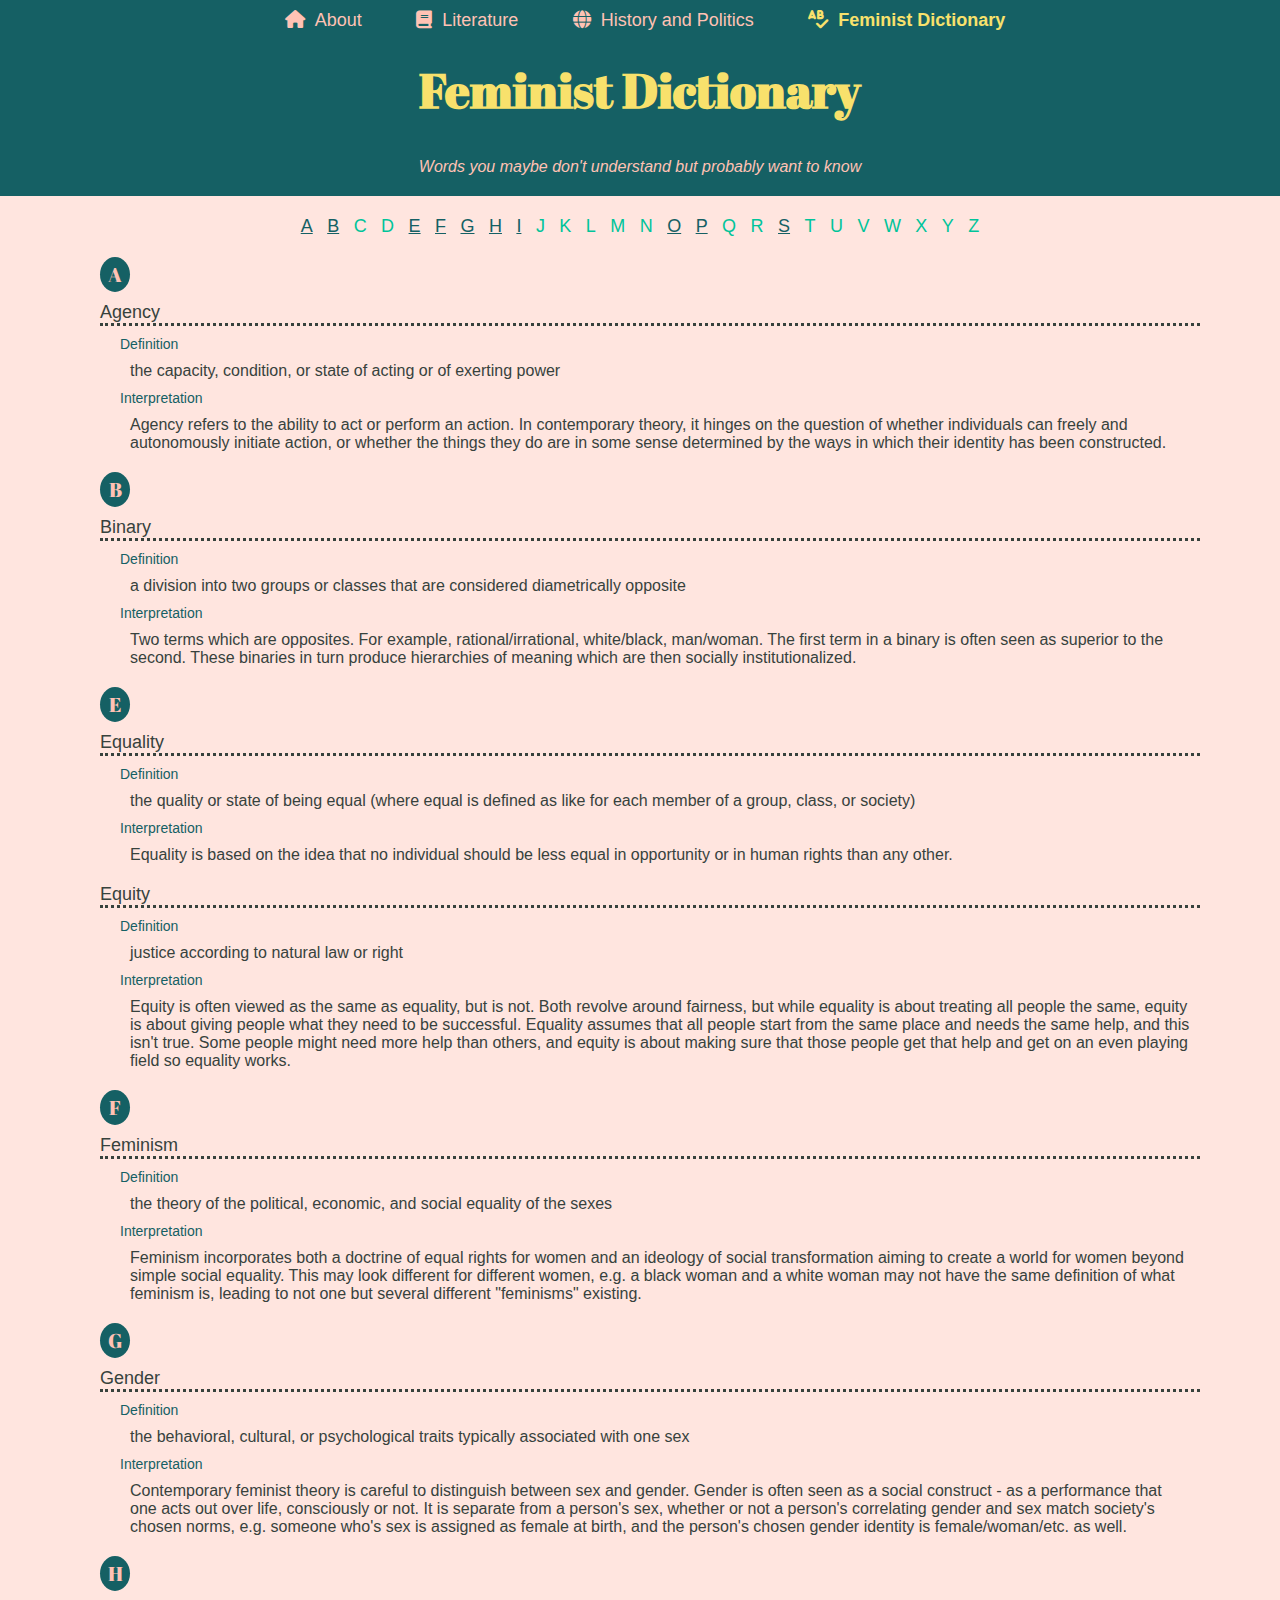
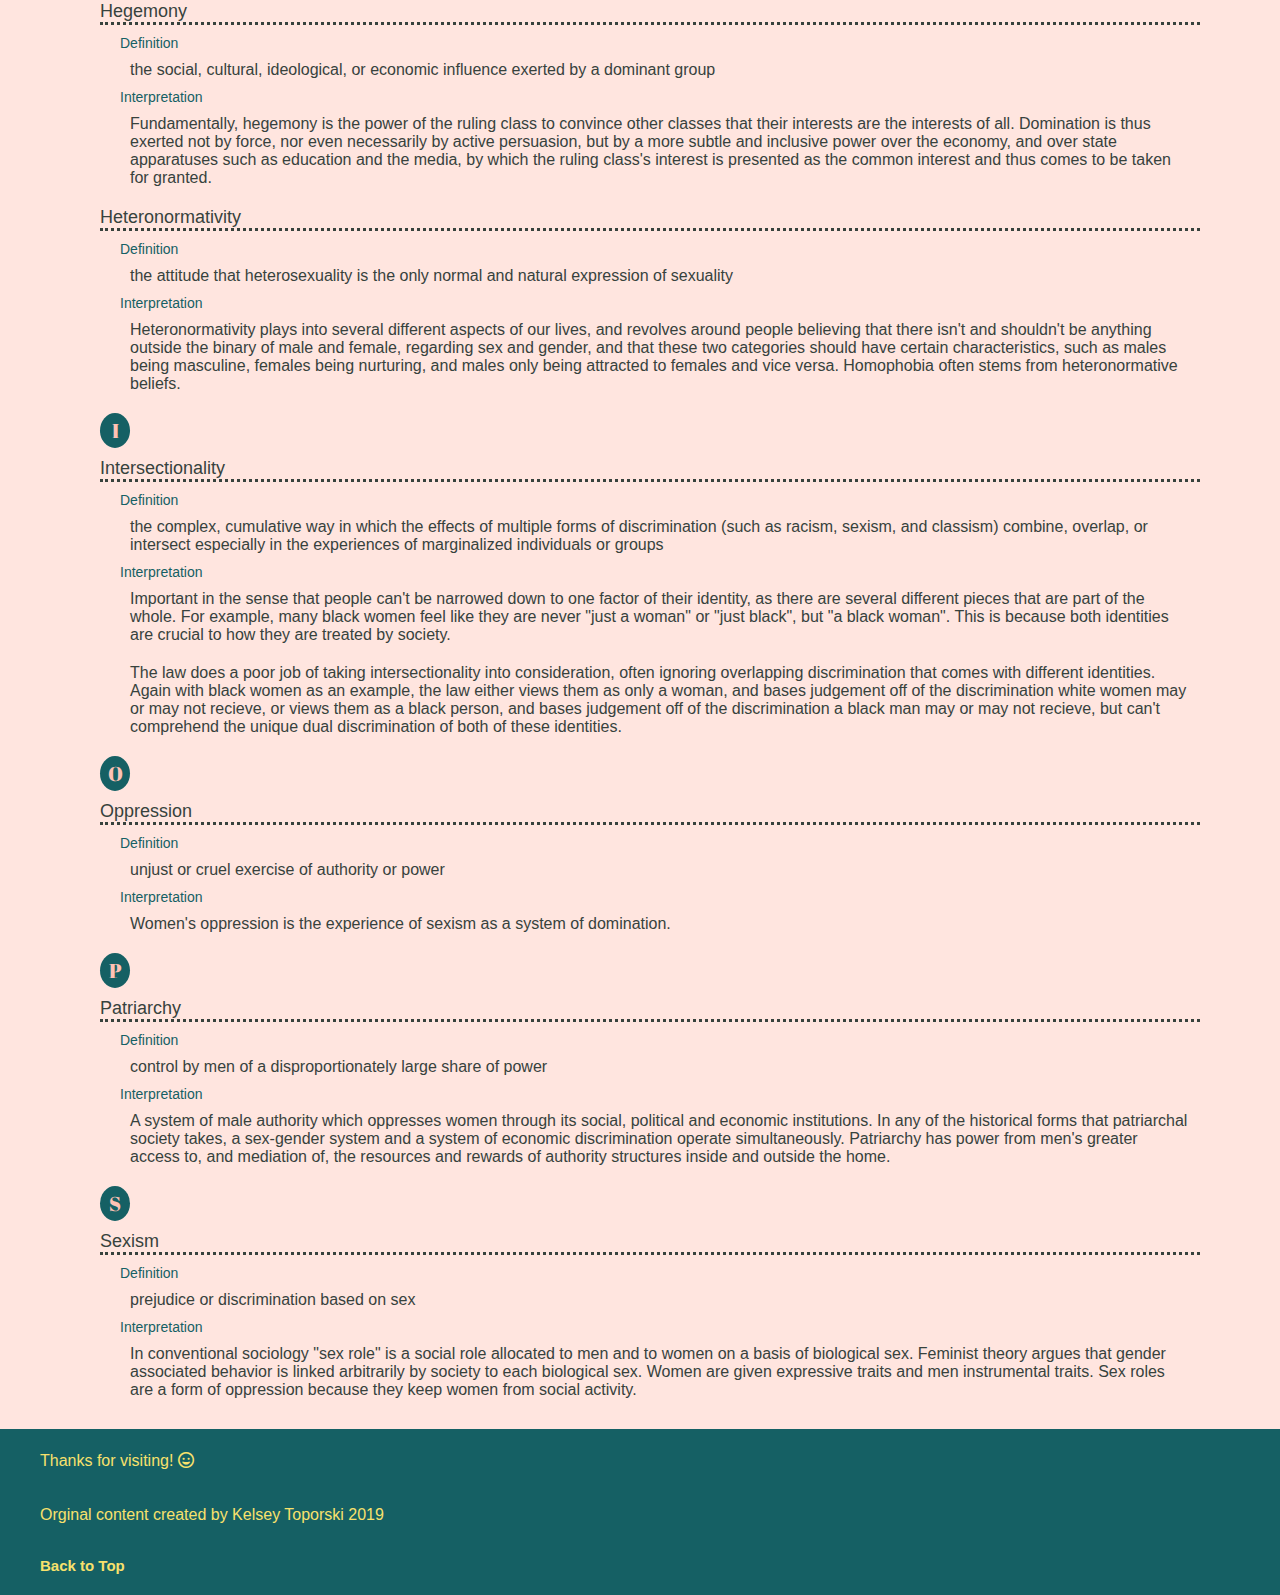
<file: femdict.html>
<!DOCTYPE html>
<html lang="en">
<head>
  <meta charset="UTF-8">

  <meta name="viewport" content="width=device-width, initial-scale=1.0">

  <!-- connects to the stylesheets -->
  <link rel="stylesheet" href="css/reset.css">
  <link rel="stylesheet" href="css/style.css">
  <!-- connect to a Google font -->  
  <link rel="stylesheet" link rel="stylesheet" type="text/css" href="//fonts.googleapis.com/css?family=Abril+Fatface">
  <!-- connect to a Font Aweseom font -->
  <link rel="stylesheet" href="https://cdnjs.cloudflare.com/ajax/libs/font-awesome/6.2.0/css/all.css">
  <!-- connect to a favicon -->
  <link rel="icon" href="images/Yellow.png">

  <title>Women's Web - Dictionary</title>
</head>

<body class="femdict" id="top">
  <a href="#mainstuff" class="skip">Skip to Main Content</a>
  <header>
    <nav>
        <ul>
          <li><a class="index_page" href="index.html">About</a></li>
          <li><a class="lit_page" href="literature.html">Literature</a></li>
          <li><a class="hist_page" href="history.html">History and Politics</a></li>
          <li><a class="active dict_page" href="femdict.html">Feminist Dictionary</a></li>
        </ul>
    </nav>
      <!-- definitions from meriam webster -->
      <!-- interpretations from
            The Dictionary of Feminist Theory - Maggie Humm,
            Key Concepts In Post-Colonial Studies - Ashcroft, Bill, Gareth Griffiths, and Helen Tiffin,
            or myself -->
      <!-- interpretation of equity from https://everydayfeminism.com/2014/09/equality-is-not-enough/ -->

    <h1>Feminist Dictionary</h1>
    <p class="subtitle">Words you maybe don't understand but probably want to know</p>
  </header>

  <main id="mainstuff">
  

      <!-- definitions from meriam webster -->
      <!-- interpretations from
            The Dictionary of Feminist Theory - Maggie Humm,
            Key Concepts In Post-Colonial Studies - Ashcroft, Bill, Gareth Griffiths, and Helen Tiffin,
            or myself -->
      <!-- interpretation of equity from https://everydayfeminism.com/2014/09/equality-is-not-enough/ -->
      <ul class="alphabet">
        <li><a href="#A">A</a></li>
        <li><a href="#B">B</a></li>
        <li>C</li>
        <li>D</li>
        <li><a href="#E">E</a></li>
        <li><a href="#F">F</a></li>
        <li><a href="#G">G</a></li>
        <li><a href="#H">H</a></li>
        <li><a href="#I">I</a></li>
        <li>J</li>
        <li>K</li>
        <li>L</li>
        <li>M</li>
        <li>N</li>
        <li><a href="#O">O</a></li>
        <li><a href="#P">P</a></li>
        <li>Q</li>
        <li>R</li>
        <li><a href="#S">S</a></li>
        <li>T</li>
        <li>U</li>
        <li>V</li>
        <li>W</li>
        <li>X</li>
        <li>Y</li>
        <li>Z</li>
      </ul>

      <dl>
        <dt class="letter" id="A">A</h2>
        <dt>Agency</dt>
        <dd>Definition
          <p>
            the capacity, condition, or state of acting or of exerting power
          </p></dd>
        <dd>Interpretation
          <p>
            Agency refers to the ability to act or perform an action. In contemporary theory, it hinges on the question of whether individuals can freely and autonomously initiate action, or whether the things they do are in some sense determined by the ways in which their identity has been constructed.
          </p></dd>

        <dt class="letter" id="B">B</h2>
        <dt>Binary</dt>
        <dd>Definition
          <p>
            a division into two groups or classes that are considered diametrically opposite
          </p></dd>
        <dd>Interpretation
          <p>
            Two terms which are opposites. For example, rational/irrational, white/black, man/woman. The first term in a binary is often seen as superior to the second. These binaries in turn produce hierarchies of meaning which are then socially institutionalized.
          </p></dd>
        
        <dt class="letter" id="E">E</h2>
        <dt>Equality</dt>
        <dd>Definition
          <p>
            the quality or state of being equal (where equal is defined as like for each member of a group, class, or society)
          </p></dd>
        <dd>Interpretation
          <p>
            Equality is based on the idea that no individual should be less equal in opportunity or in human rights than any other.
          </p></dd>
        
          
        <dt>Equity</dt>
        <dd>Definition
          <p>
            justice according to natural law or right
          </p></dd>
        <dd>Interpretation
          <p>
            Equity is often viewed as the same as equality, but is not. Both revolve around fairness, but while equality is about treating all people the same, equity is about giving people what they need to be successful. Equality assumes that all people start from the same place and needs the same help, and this isn't true. Some people might need more help than others, and equity is about making sure that those people get that help and get on an even playing field so equality works.
          </p></dd>
        
        <dt class="letter" id="F">F</h2>
        <dt>Feminism</dt>
        <dd>Definition
          <p>
            the theory of the political, economic, and social equality of the sexes
          </p></dd>
        <dd>Interpretation
          <p>
            Feminism incorporates both a doctrine of equal rights for women and an ideology of social transformation aiming to create a world for women beyond simple social equality. This may look different for different women, e.g. a black woman and a white woman may not have the same definition of what feminism is, leading to not one but several different "feminisms" existing.
          </p></dd>
       
        <dt class="letter" id="G">G</h2>
        <dt>Gender</dt>
        <dd>Definition
          <p>
            the behavioral, cultural, or psychological traits typically associated with one sex
          </p></dd>
        <dd>Interpretation
          <p>
            Contemporary feminist theory is careful to distinguish between sex and gender. Gender is often seen as a social construct - as a performance that one acts out over life, consciously or not. It is separate from a person's sex, whether or not a person's correlating gender and sex match society's chosen norms, e.g. someone who's sex is assigned as female at birth, and the person's chosen gender identity is female/woman/etc. as well.
          </p></dd>
        
        <dt class="letter" id="H">H</h2>
        <dt>Hegemony</dt>
        <dd>Definition
          <p>
            the social, cultural, ideological, or economic influence exerted by a dominant group
          </p></dd>
        <dd>Interpretation
          <p>
            Fundamentally, hegemony is the power of the ruling class to convince other classes that their interests are the interests of all.  Domination is thus exerted not by force, nor even necessarily by active persuasion, but by a more subtle and inclusive power over the economy, and over state apparatuses such as education and the media, by which the ruling class's interest is presented as the common interest and thus comes to be taken for granted.
          </p></dd>
       
          
        <dt>Heteronormativity</dt>
        <dd>Definition
          <p>
            the attitude that heterosexuality is the only normal and natural expression of sexuality
          </p></dd>
        <dd>Interpretation
          <p>
            Heteronormativity plays into several different aspects of our lives, and revolves around people believing that there isn't and shouldn't be anything outside the binary of male and female, regarding sex and gender, and that these two categories should have certain characteristics, such as males being masculine, females being nurturing, and males only being attracted to females and vice versa. Homophobia often stems from heteronormative beliefs.
          </p></dd>
        
        <dt class="letter" id="I">I</h2>
        <dt>Intersectionality</dt>
        <dd>Definition
          <p>
            the complex, cumulative way in which the effects of multiple forms of discrimination (such as racism, sexism, and classism) combine, overlap, or intersect especially in the experiences of marginalized individuals or groups
          </p></dd>
        <dd>Interpretation
          <p>
            Important in the sense that people can't be narrowed down to one factor of their identity, as there are several different pieces that are part of the whole. For example, many black women feel like they are never "just a woman" or "just black", but "a black woman". This is because both identities are crucial to how they are treated by society.
          </p>
          <p>
            The law does a poor job of taking intersectionality into consideration, often ignoring overlapping discrimination that comes with different identities. Again with black women as an example, the law either views them as only a woman, and bases judgement off of the discrimination white women may or may not recieve, or views them as a black person, and bases judgement off of the discrimination a black man may or may not recieve, but can't comprehend the unique dual discrimination of both of these identities.
          </p></dd>
           
        <dt class="letter" id="O">O</h2>
        <dt>Oppression</dt>
        <dd>Definition
          <p>
            unjust or cruel exercise of authority or power
          </p></dd>
        <dd>Interpretation
          <p>
            Women's oppression is the experience of sexism as a system of domination.
          </p></dd>
       
        <dt class="letter" id="P">P</h2>
        <dt>Patriarchy</dt>
        <dd>Definition
          <p>
            control by men of a disproportionately large share of power
          </p></dd>
        <dd>Interpretation
          <p>
            A system of male authority which oppresses women through its social, political and economic institutions. In any of the historical forms that patriarchal society takes, a sex-gender system and a system of economic discrimination operate simultaneously. Patriarchy has power from men's greater access to, and mediation of, the resources and rewards of authority structures inside and outside the home.
          </p></dd>
             
        <dt class="letter" id="S">S</h2>
        <dt>Sexism</dt>
        <dd>Definition
          <p>
            prejudice or discrimination based on sex
          </p></dd>
        <dd>Interpretation
          <p>
            In conventional sociology "sex role" is a social role allocated to men and to women on a basis of biological sex. Feminist theory argues that gender associated behavior is linked arbitrarily by society to each biological sex. Women are given expressive traits and men instrumental traits. Sex roles are a form of oppression because they keep women from social activity.
          </p></dd>
      </dl>

    </main>

    <footer>
      <p class="thanks">
        Thanks for visiting! <i class="far fa-grin"></i>
      </p>
      <p class="thanks">Orginal content created by Kelsey Toporski 2019</p>

      <a href="#top" class="tops">Back to Top</a>
    </footer>

</body>
</html>
</file>
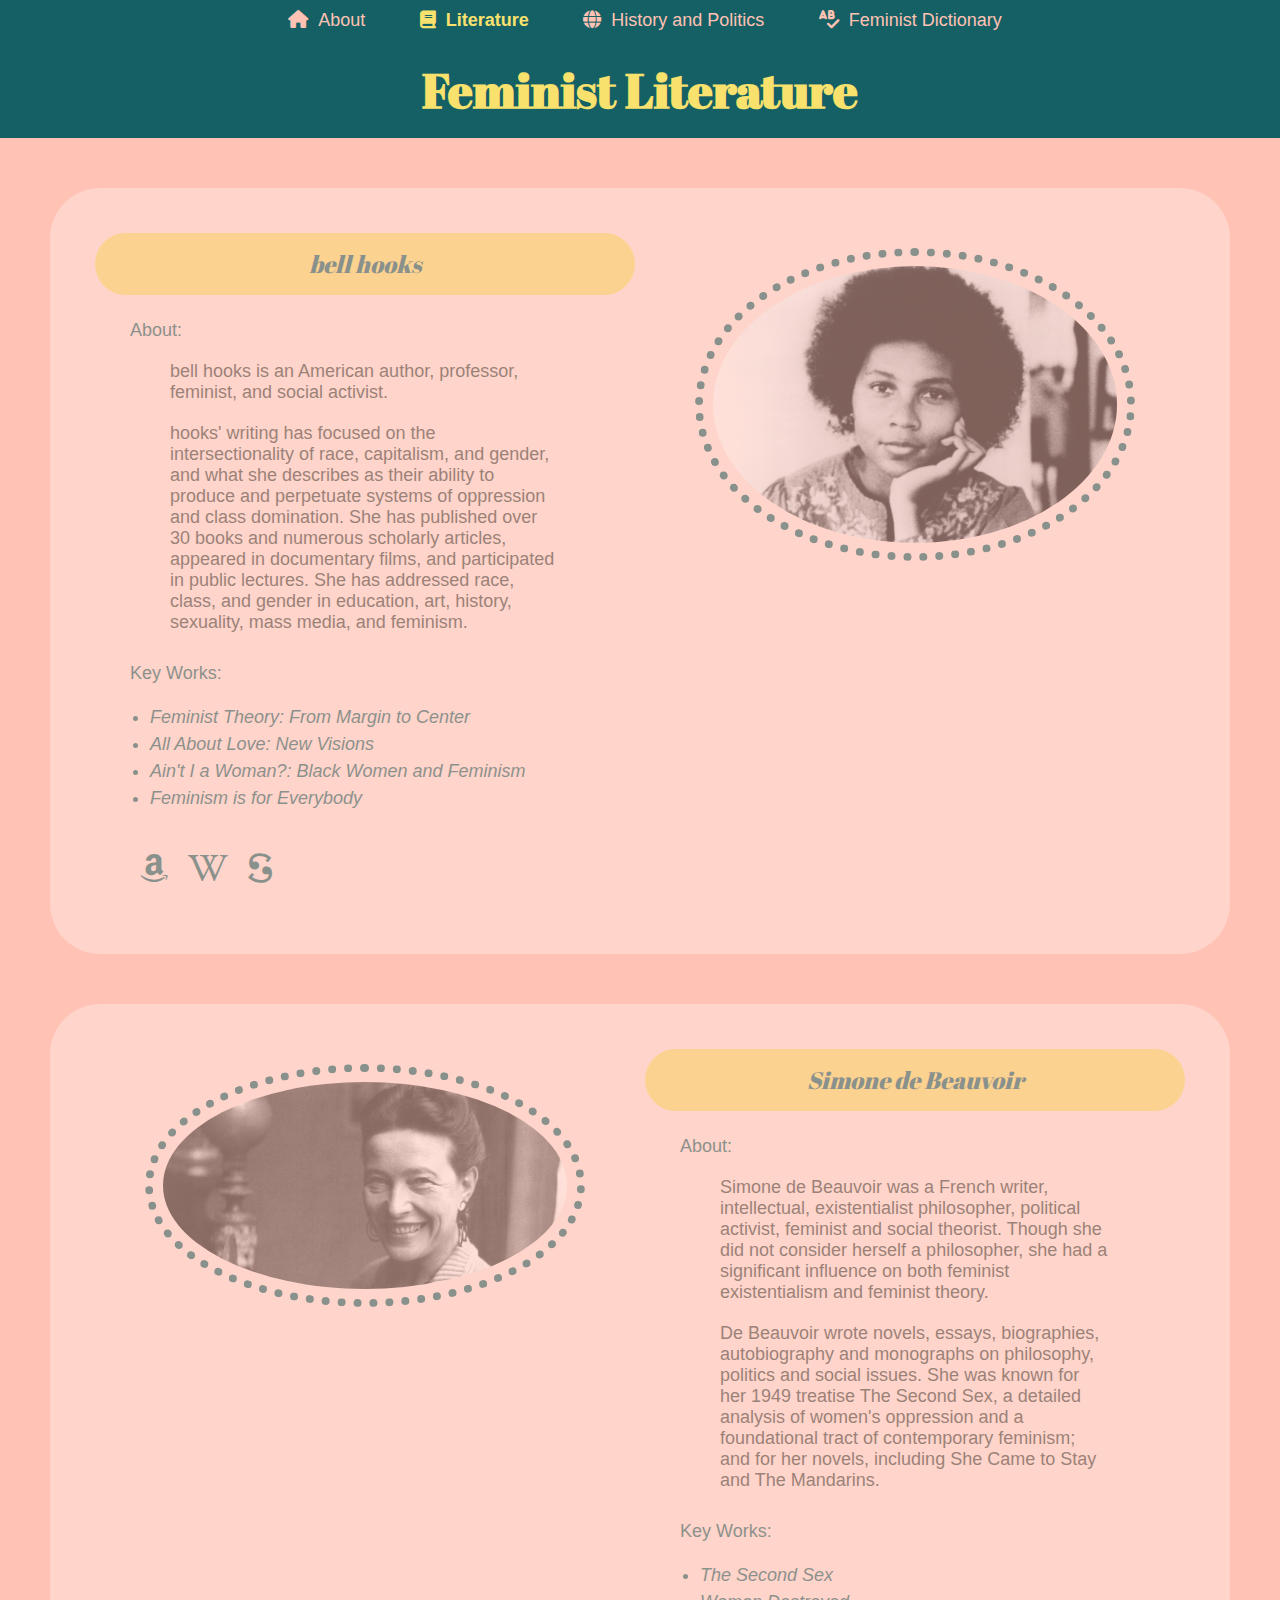
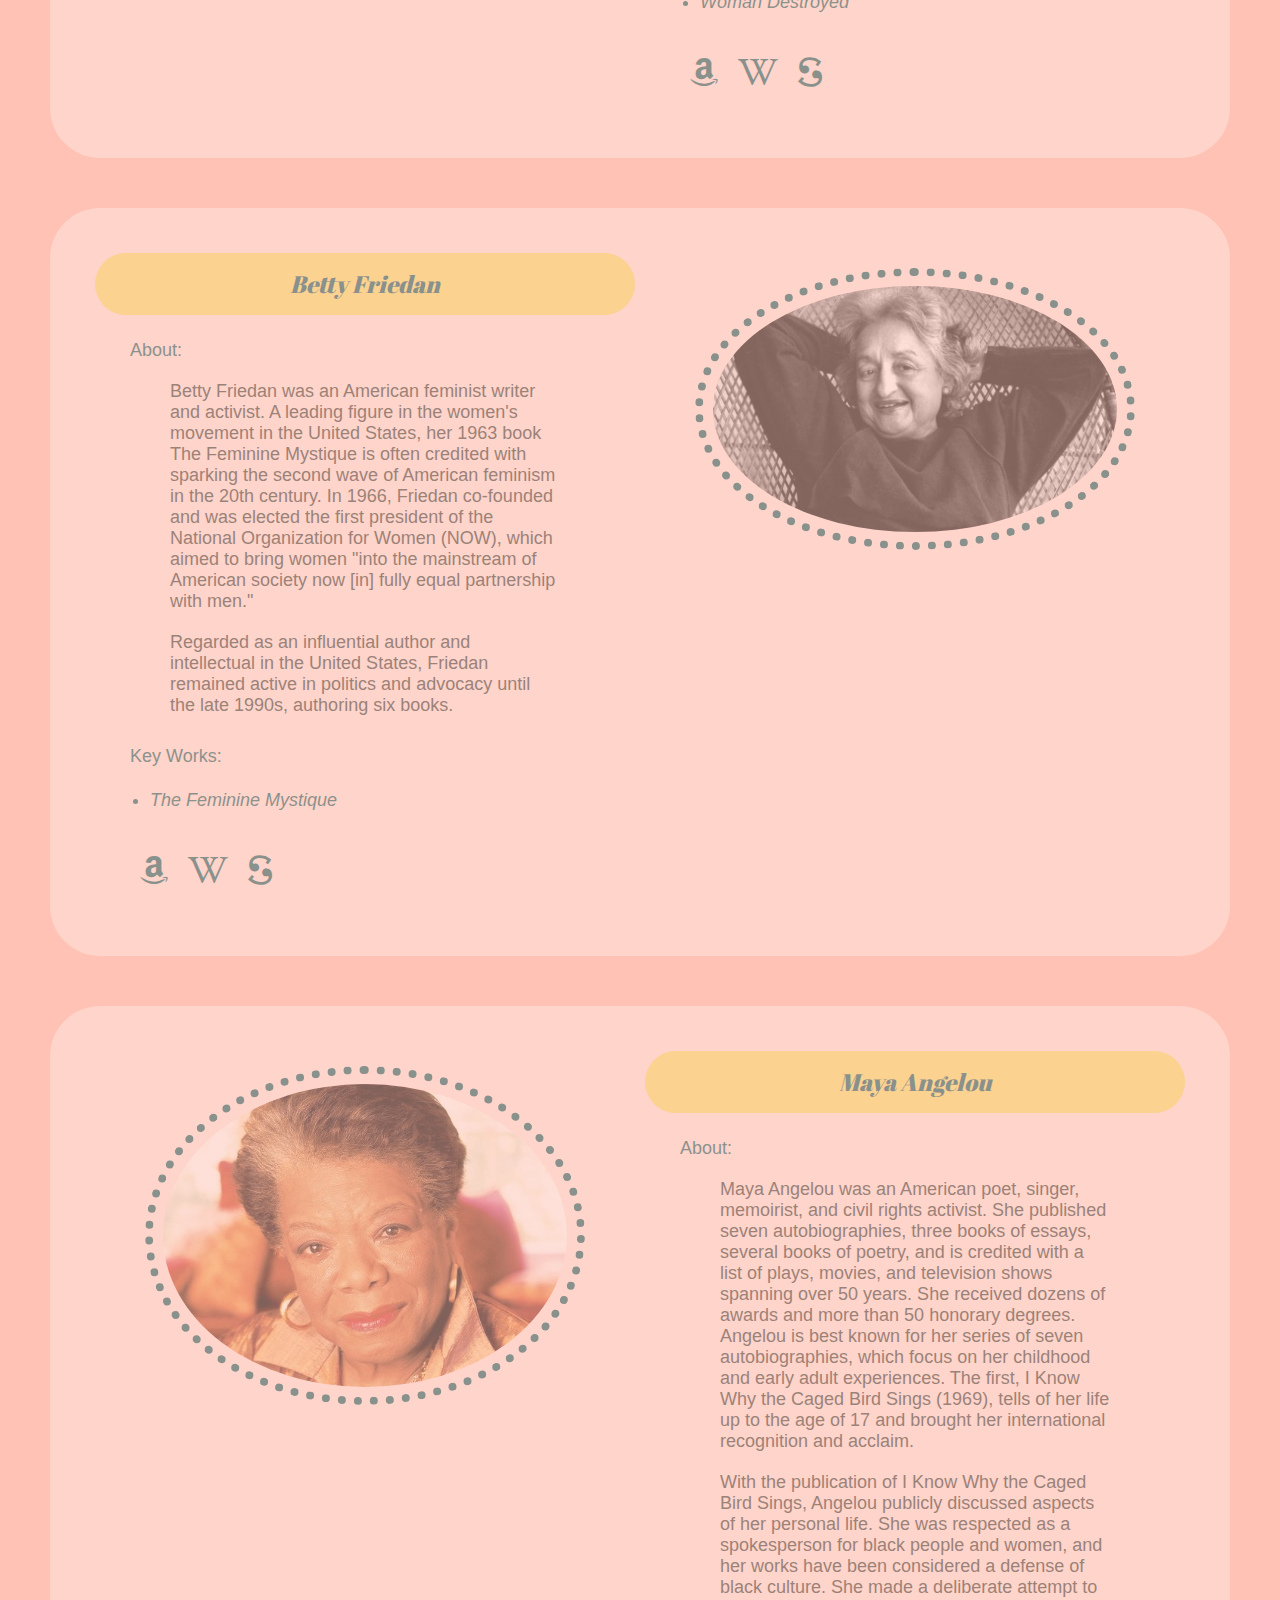
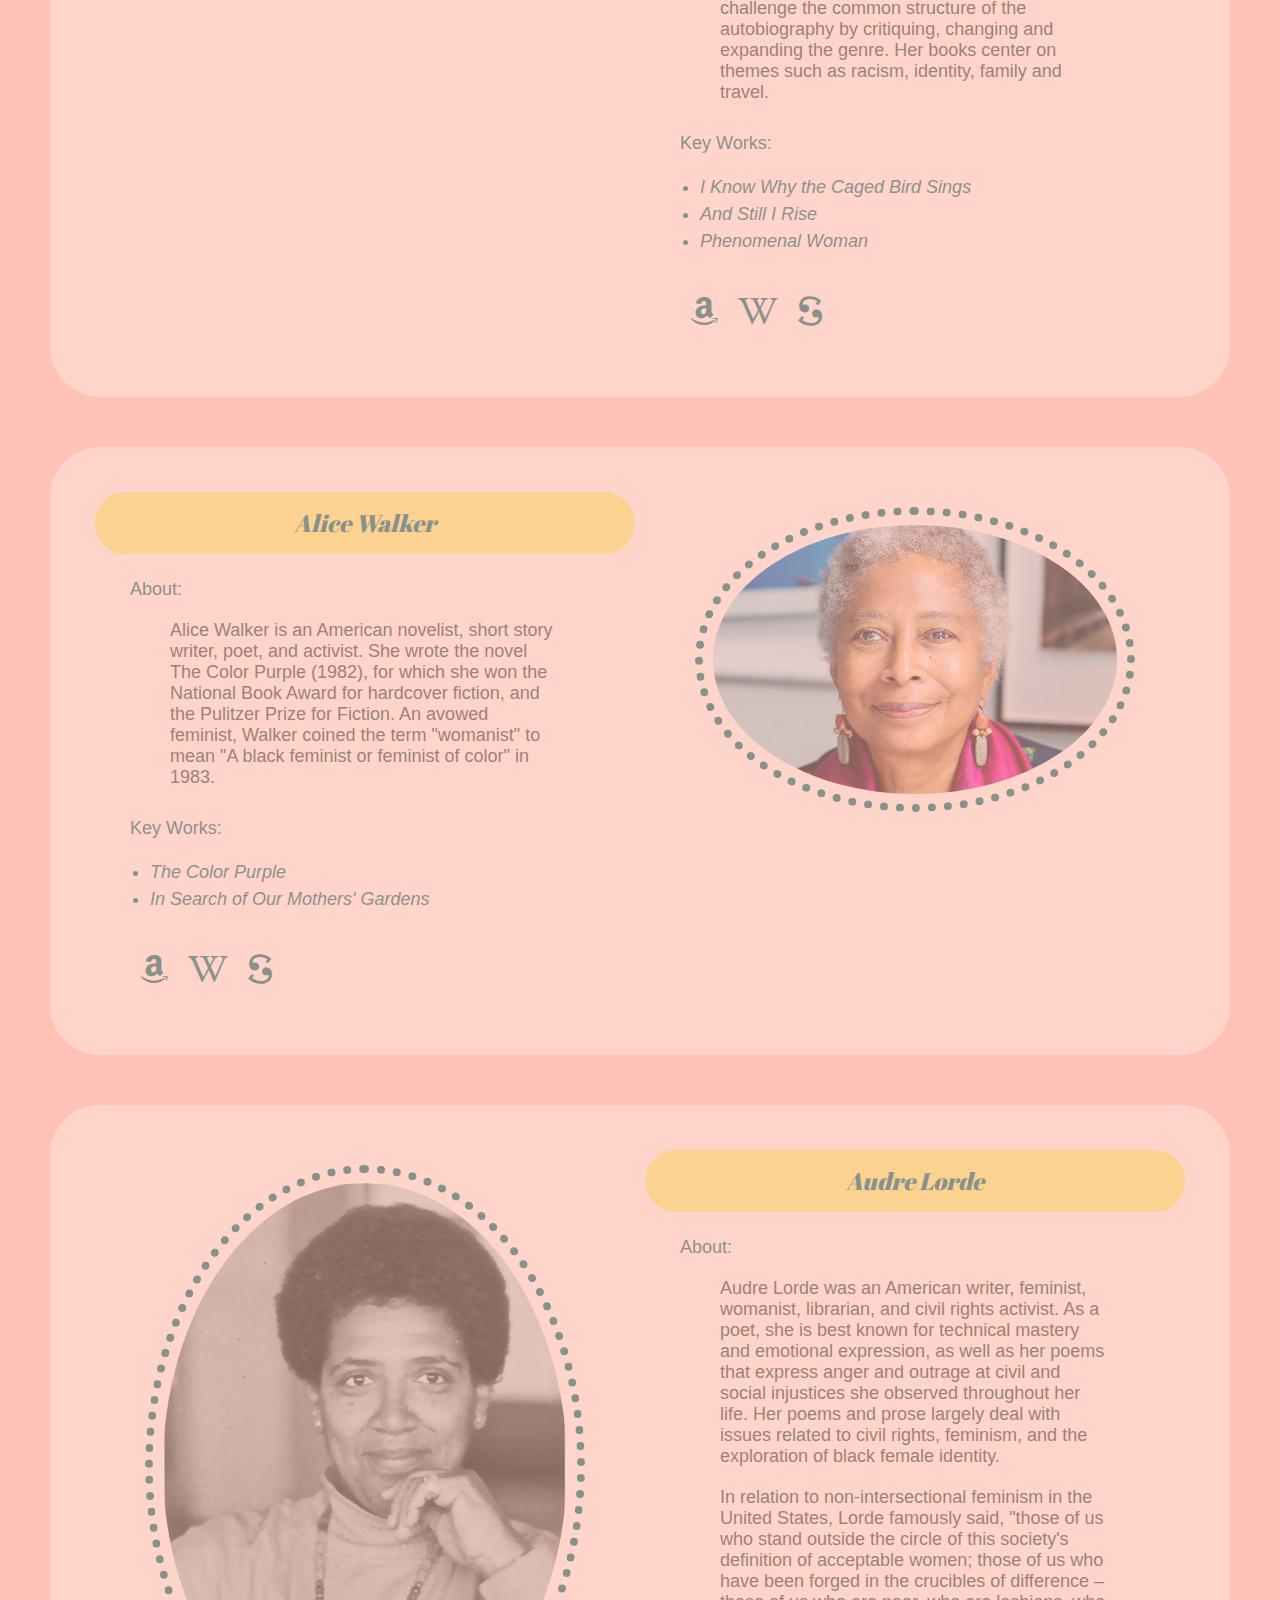
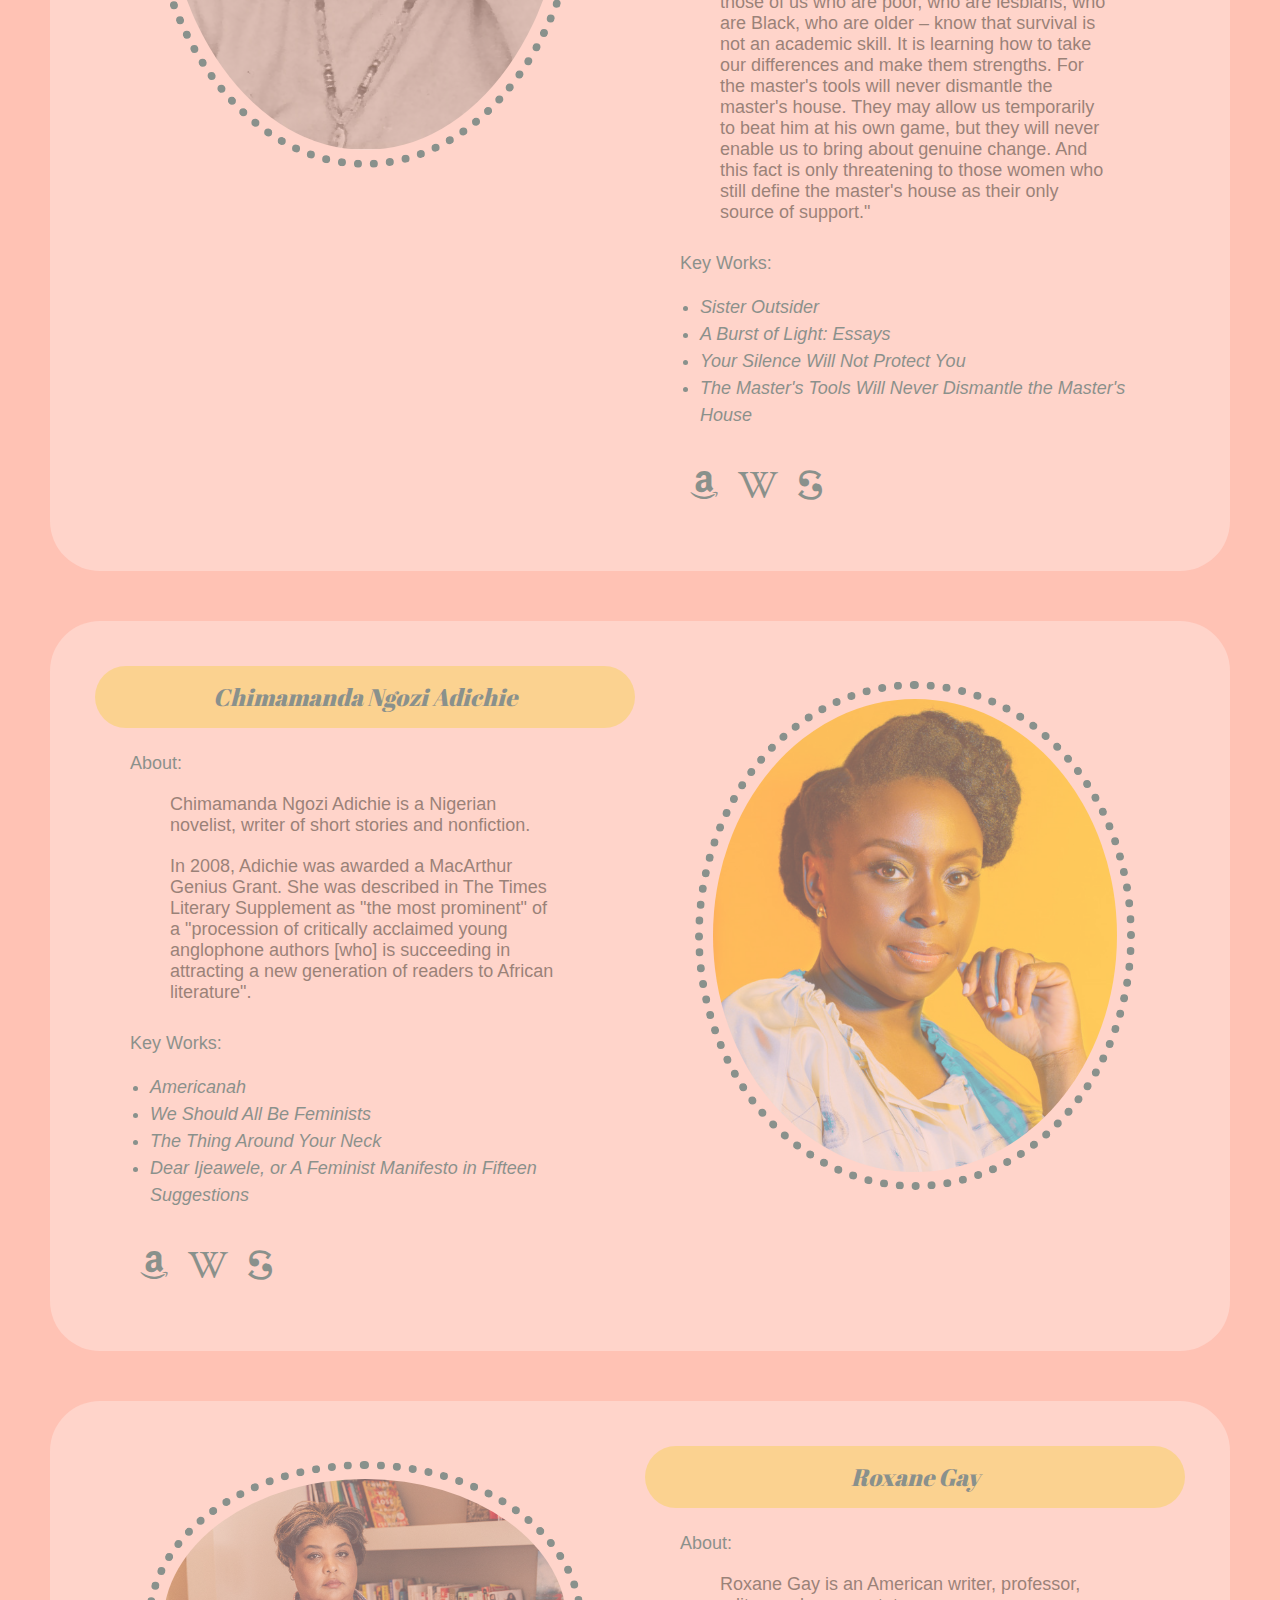
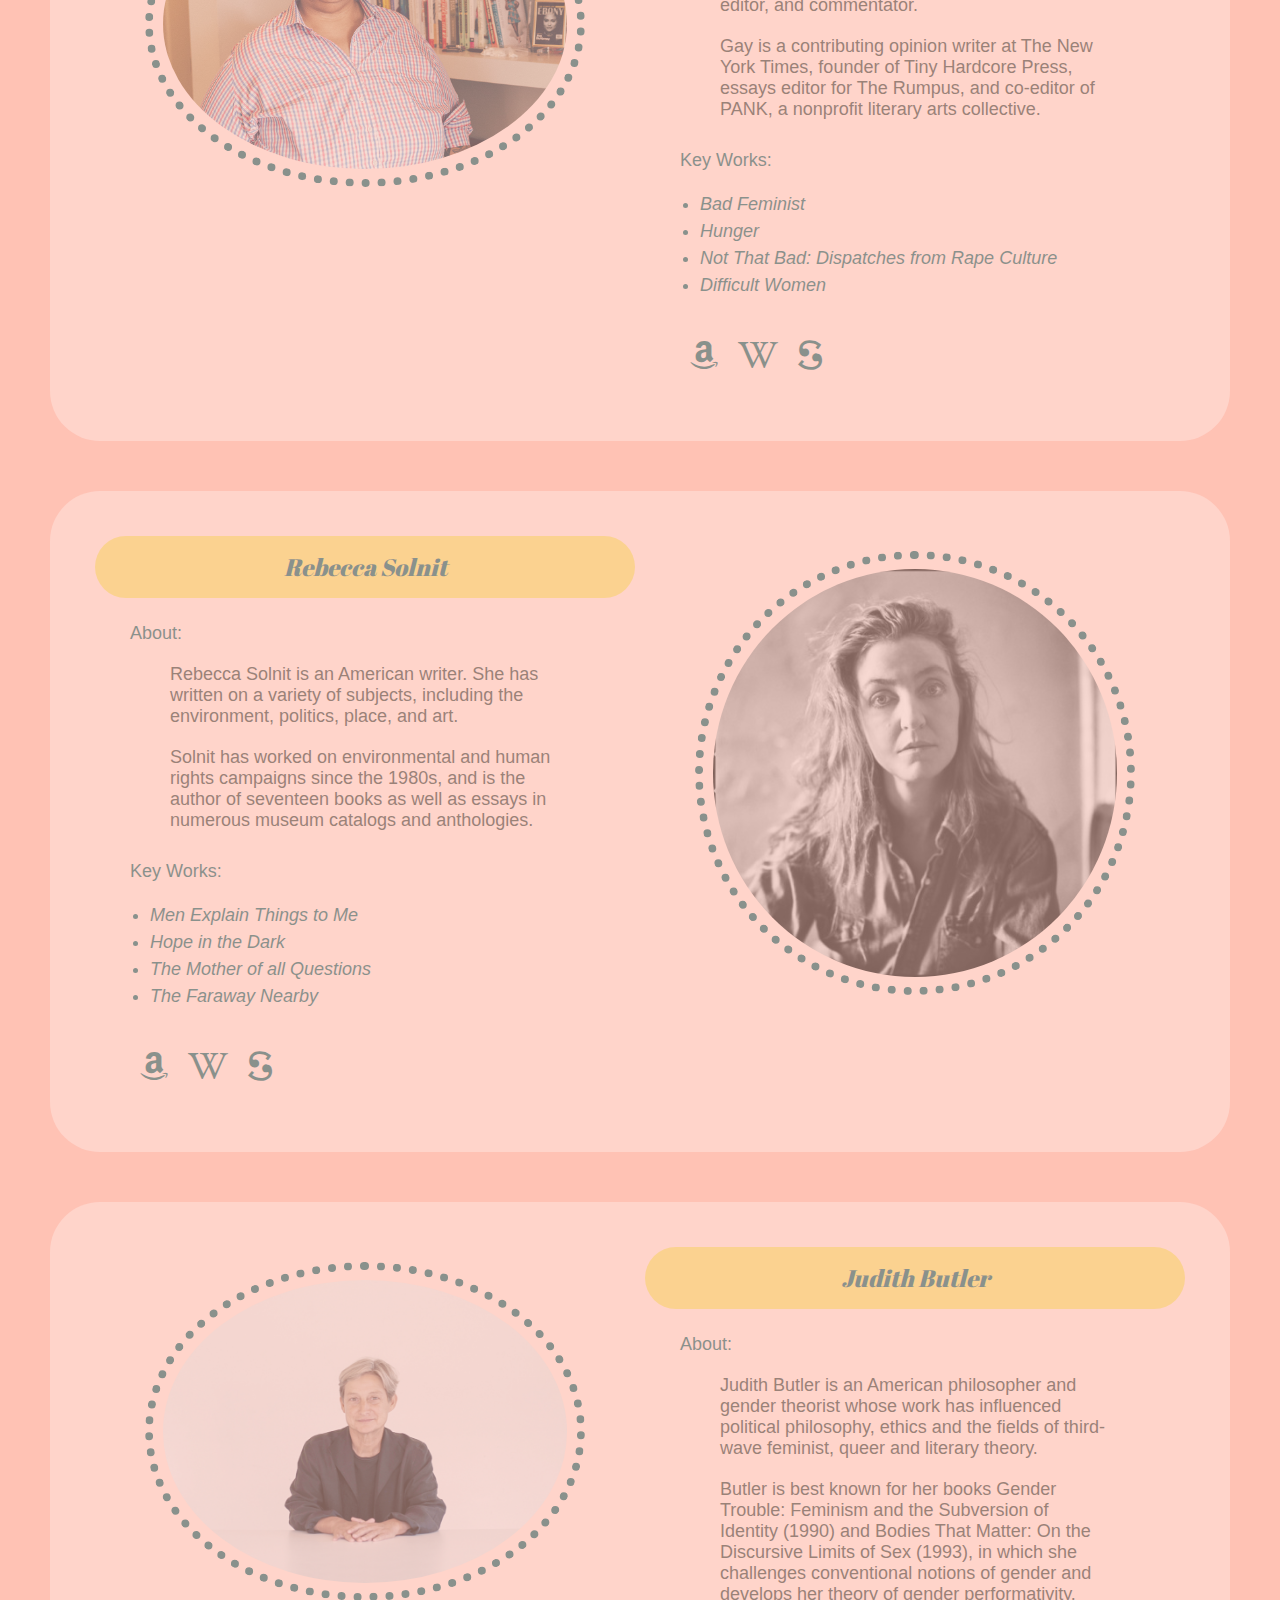
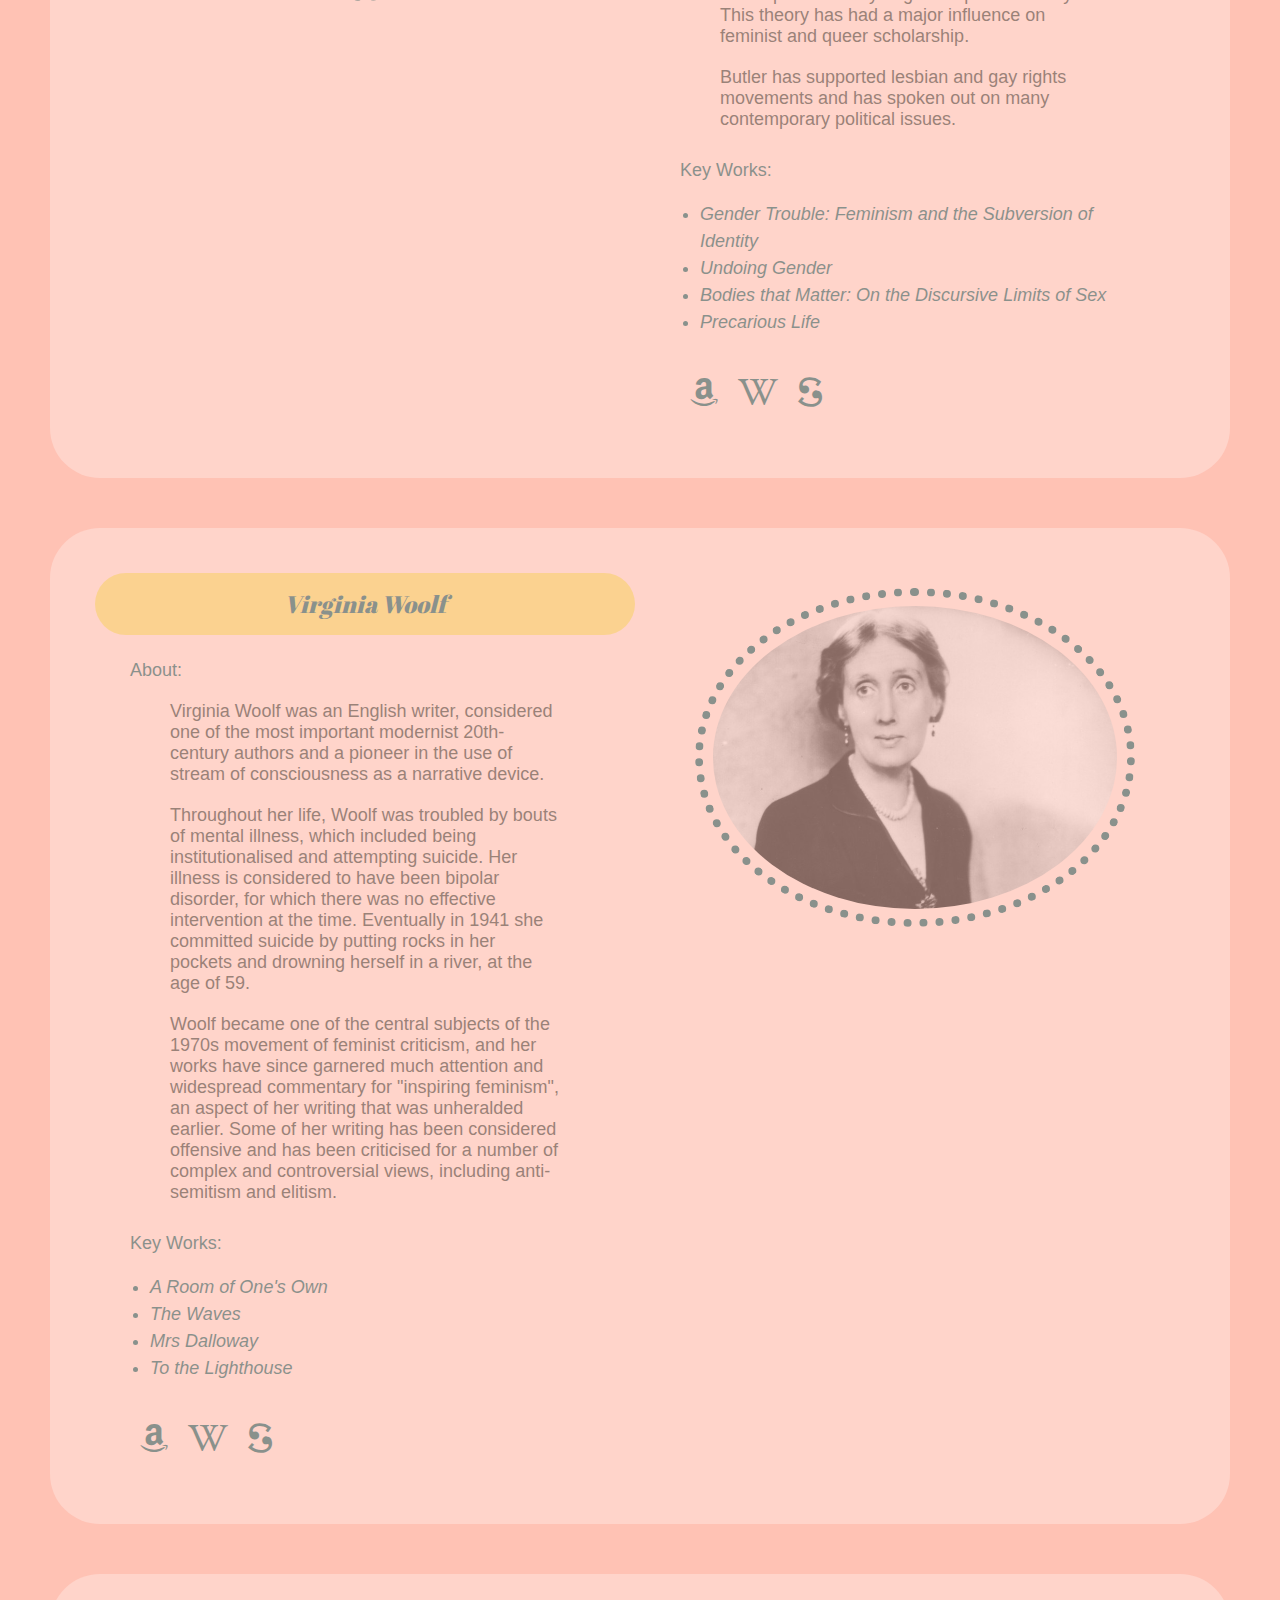
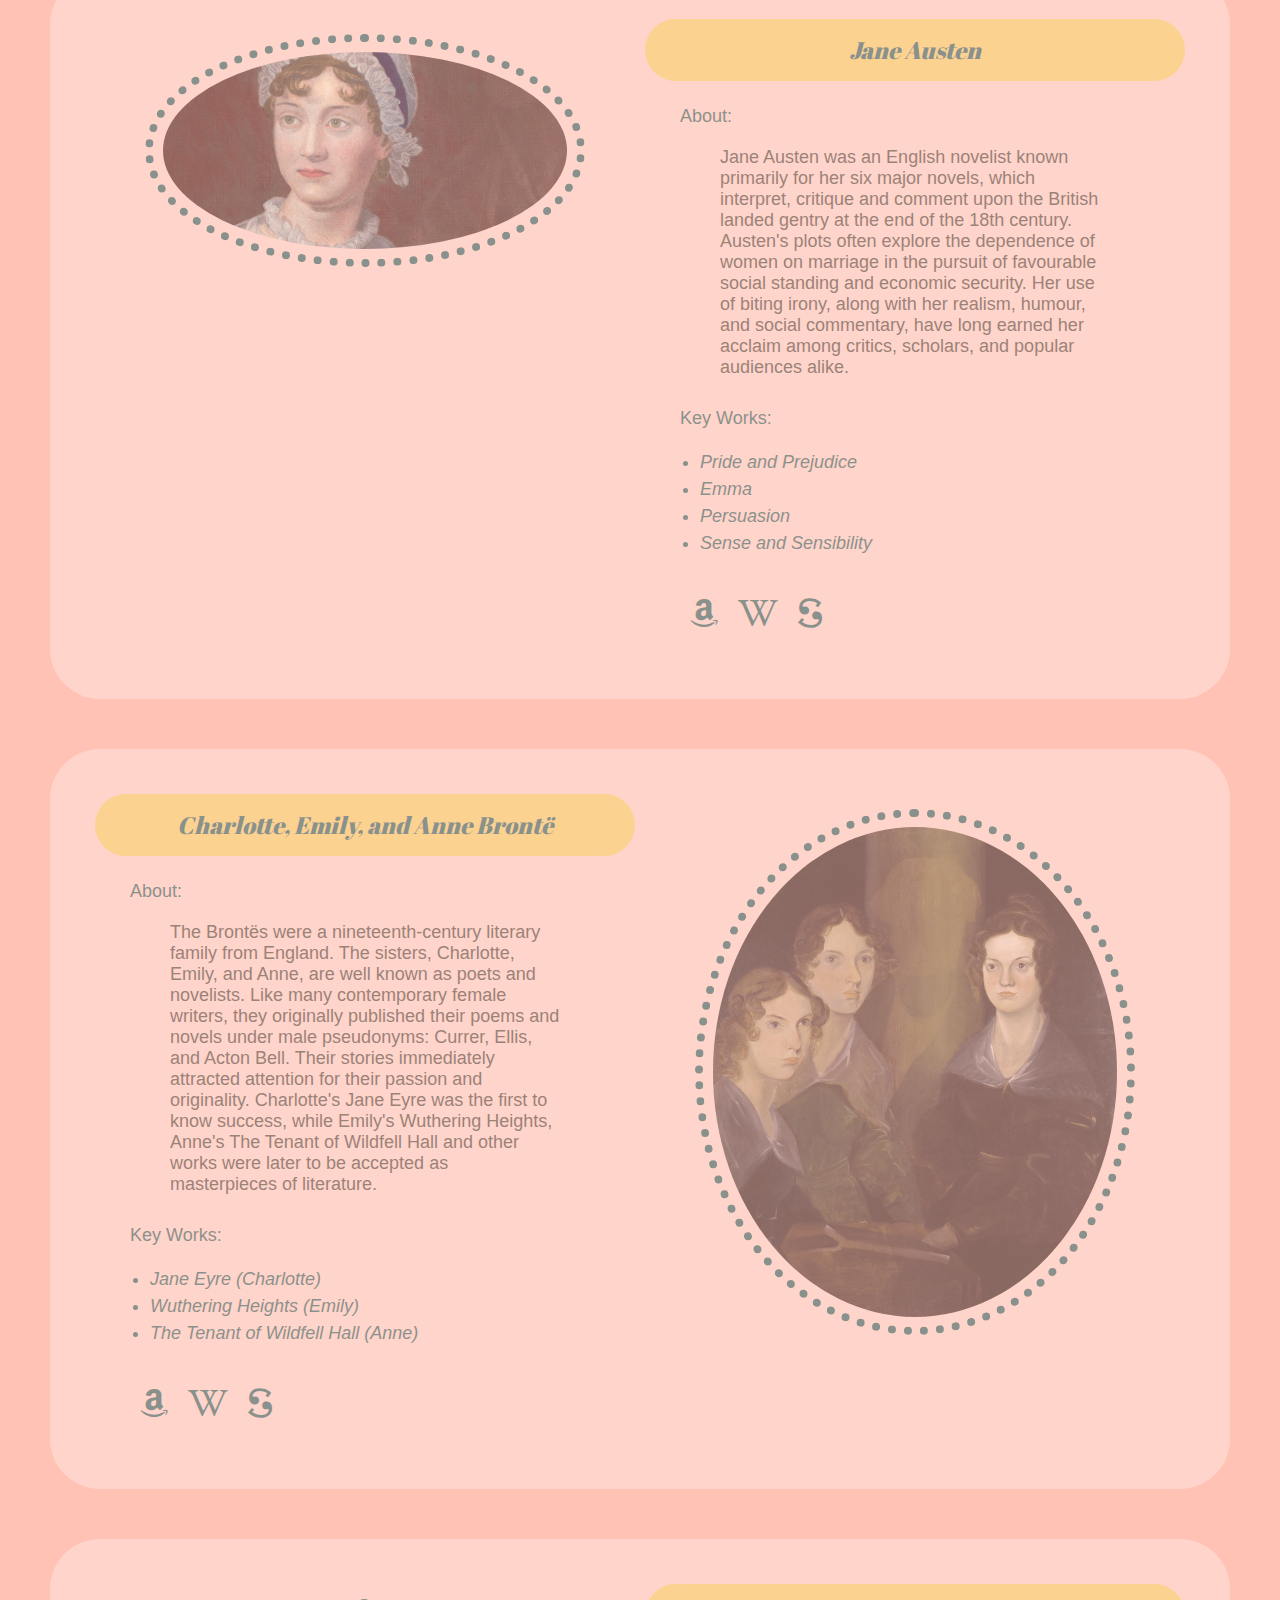
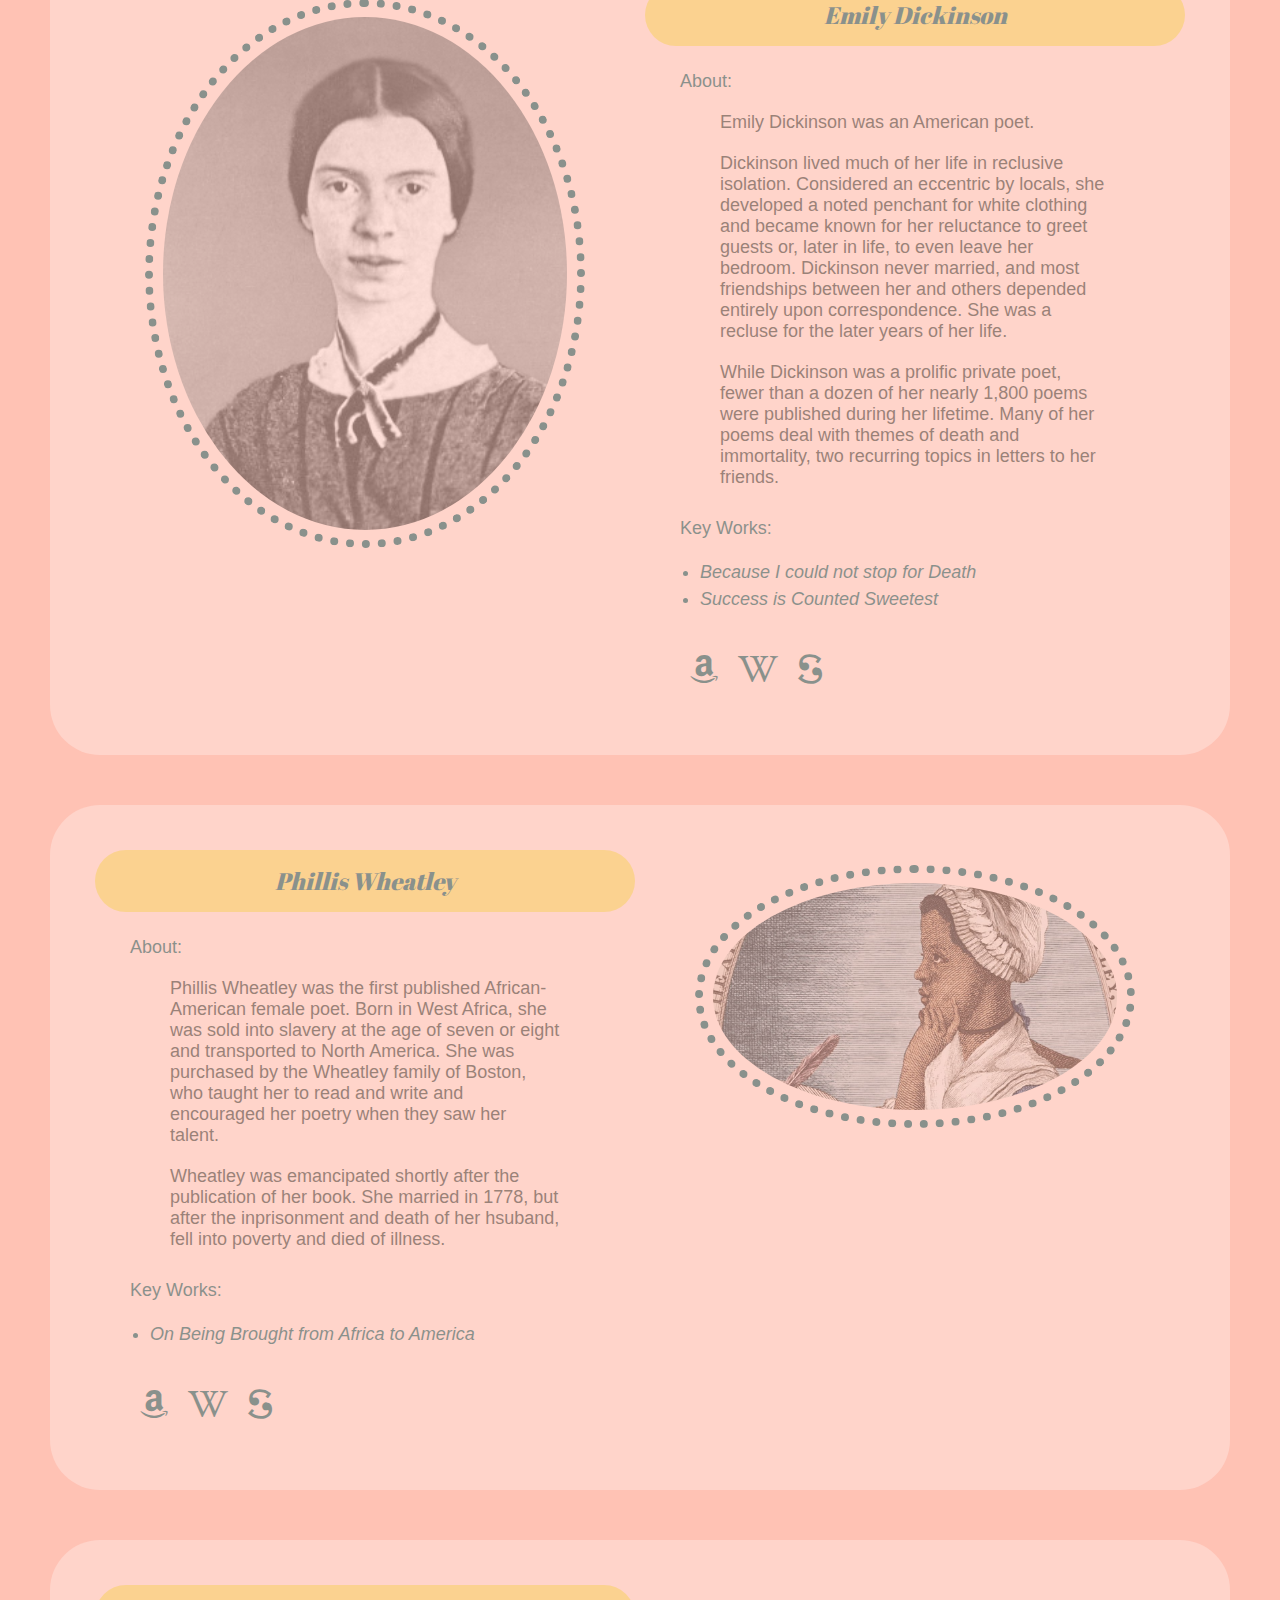
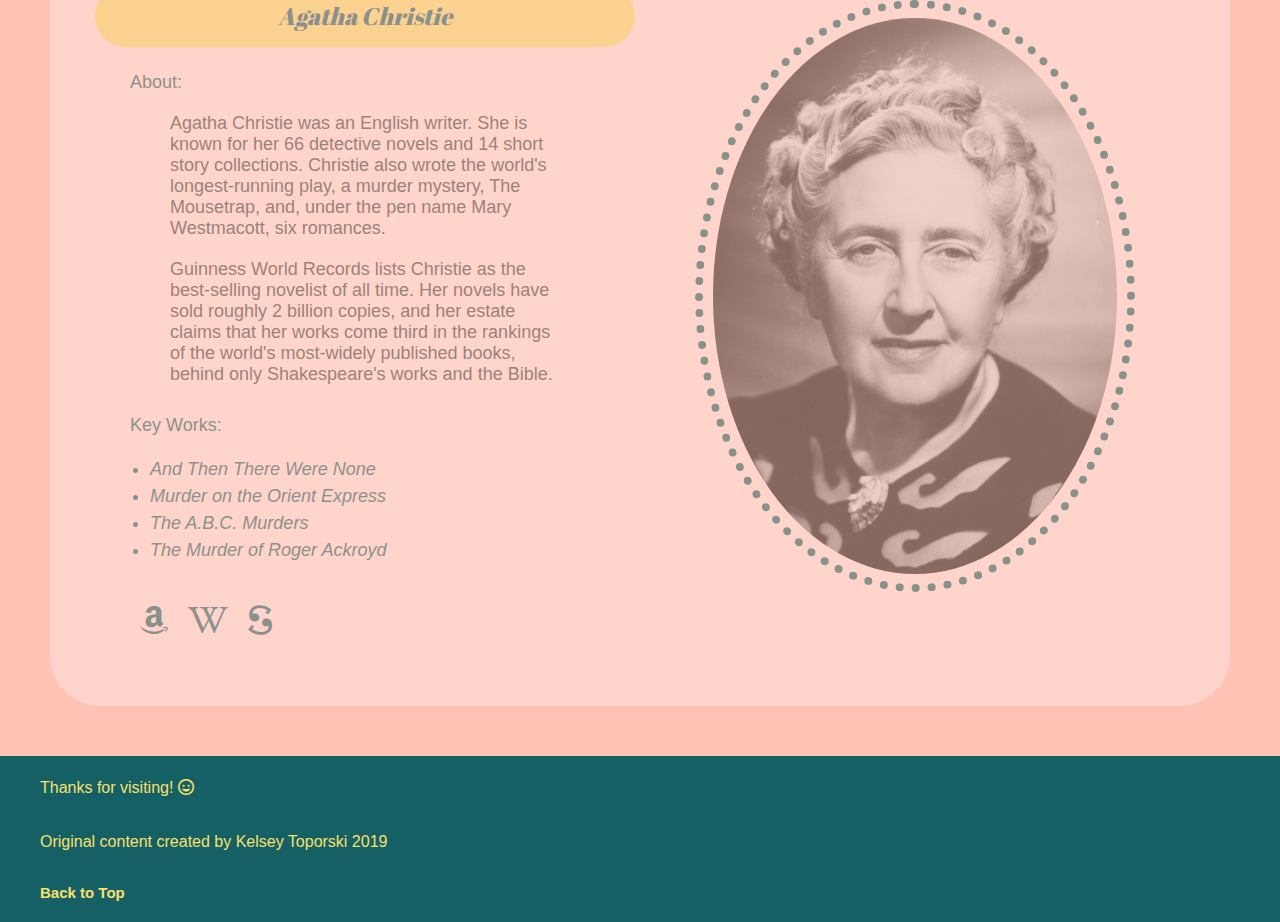
<file: literature.html>
<!DOCTYPE html>
<html lang="en">
<head>
  <meta charset="UTF-8">

  <meta name="viewport" content="width=device-width, initial-scale=1.0">

  <!-- connects to the stylesheets -->
  <link rel="stylesheet" href="css/reset.css">
  <link rel="stylesheet" href="css/style.css">

  <!-- connect to a Google font -->  
  <link rel="stylesheet" link rel="stylesheet" type="text/css" href="//fonts.googleapis.com/css?family=Abril+Fatface">
  <!-- connect to a Font Awesome font -->
  <link rel="stylesheet" href="https://cdnjs.cloudflare.com/ajax/libs/font-awesome/6.2.0/css/all.css">
  <!-- connect to a favicon -->
  <link rel="icon" href="images/Yellow.png">

  <title>Women's Web - Literature</title>
</head>

<body class = "literature" id="top">
  <a href="#mainstuff" class="skip">Skip to Main Content</a>
  <header>
    <nav>
        <ul>
          <li><a class="index_page" href="index.html">About</a></li>
          <li><a class="active lit_page" href="literature.html">Literature</a></li>
          <li><a class="hist_page" href="history.html">History and Politics</a></li>
          <li><a class="dict_page" href="femdict.html">Feminist Dictionary</a></li>
        </ul>
    </nav>
      <!-- definitions from meriam webster -->
      <!-- interpretations from
            The Dictionary of Feminist Theory - Maggie Humm,
            Key Concepts In Post-Colonial Studies - Ashcroft, Bill, Gareth Griffiths, and Helen Tiffin,
            or myself -->
      <!-- interpretation of equity from https://everydayfeminism.com/2014/09/equality-is-not-enough/ -->

    <h1 class="literature">Feminist Literature</h1>
  </header>

  <main id="mainstuff" class="container">

    <div class="lit-hist" tabindex="0">
      <h2 class="author_name">bell hooks</h2> 
      <img src="images/bell_hooks.jpg"  width="200" alt="Image of bell hooks">
      <h3 class="author_sub">About:</h3>
        <p>
          bell hooks is an American author, professor, feminist, and social activist.
        </p>
        <p>
          hooks' writing has focused on the intersectionality of race, capitalism, and gender, and what she describes as their ability to produce and perpetuate systems of oppression and class domination. She has published over 30 books and numerous scholarly articles, appeared in documentary films, and participated in public lectures. She has addressed race, class, and gender in education, art, history, sexuality, mass media, and feminism.
        </p>
      <h3 class="author_sub key_works">Key Works:</h3>
        <ul class="works">
          <li>Feminist Theory: From Margin to Center</li>
          <li>All About Love: New Visions</li>
          <li>Ain't I a Woman?: Black Women and Feminism</li>
          <li>Feminism is for Everybody</li>
        </ul>
        <div class="links">
        <a href="https://www.amazon.com/stores/bell-hooks/author/B000APGZIG?ref=ap_rdr&store_ref=ap_rdr&isDramIntegrated=true&shoppingPortalEnabled=true" aria-label="amazon"><i class="fa-brands fa-amazon"></i></a>
        <a href="https://en.wikipedia.org/wiki/Bell_hooks" aria-label="wikipedia"><i class="fa-brands fa-wikipedia-w"></i></a>
        <a href="https://www.scribd.com/search?query=bell%20hooks" aria-label="scribd"><i class="fa-brands fa-scribd"></i></a>
        </div>
      </div>

    <div class="lit-hist" tabindex="0">
      <h2 class="author_name">Simone de Beauvoir</h2>
      <img src="images/simone_db.jpg"  width="200" alt="Image of Simone de Beauvoir">
      <h3 class="author_sub">About:</h3>
        <p>
          Simone de Beauvoir was a French writer, intellectual, existentialist philosopher, political activist, feminist and social theorist. Though she did not consider herself a philosopher, she had a significant influence on both feminist existentialism and feminist theory.
        </p>
        <p>
          De Beauvoir wrote novels, essays, biographies, autobiography and monographs on philosophy, politics and social issues. She was known for her 1949 treatise The Second Sex, a detailed analysis of women's oppression and a foundational tract of contemporary feminism; and for her novels, including She Came to Stay and The Mandarins.
        </p>
      <h3 class="author_sub, key_works">Key Works:</h3>
        <ul class="works">
          <li>The Second Sex</li>
          <li>Woman Destroyed</li>
        </ul>
        <div class="links">
        <a href="https://www.amazon.com/stores/Simone-de-Beauvoir/author/B000AQ0HRU?ref=ap_rdr&store_ref=ap_rdr&isDramIntegrated=true&shoppingPortalEnabled=true" aria-label="amazon"><i class="fa-brands fa-amazon"></i></a>
        <a href="https://en.wikipedia.org/wiki/Simone_de_Beauvoir" aria-label="wikipedia"><i class="fa-brands fa-wikipedia-w"></i></a>
        <a href="https://www.scribd.com/search?query=Simone%20de%20Beauvoir" aria-label="scribd"><i class="fa-brands fa-scribd"></i></a>
        </div>
      </div>

    <div class="lit-hist" tabindex="0">
      <h2 class="author_name">Betty Friedan</h2>
      <img src="images/betty_friedan.jpg"  width="200" alt="Image of Betty Friedan">
      <h3 class="author_sub">About:</h3>
        <p>
          Betty Friedan was an American feminist writer and activist. A leading figure in the women's movement in the United States, her 1963 book The Feminine Mystique is often credited with sparking the second wave of American feminism in the 20th century. In 1966, Friedan co-founded and was elected the first president of the National Organization for Women (NOW), which aimed to bring women "into the mainstream of American society now [in] fully equal partnership with men."
        </p>
        <p>
          Regarded as an influential author and intellectual in the United States, Friedan remained active in politics and advocacy until the late 1990s, authoring six books.
        </p>
      <h3 class="author_sub, key_works">Key Works:</h3>
        <ul class="works">
          <li>The Feminine Mystique</li>
        </ul>
        <div class="links">
        <a href="https://www.amazon.com/s?k=betty+friedan&i=digital-text&crid=3OLEO9OAI7V5N&sprefix=betty+friedan%2Cdigital-text%2C137&ref=nb_sb_noss_1" aria-label="amazon"><i class="fa-brands fa-amazon"></i></a>
        <a href="https://en.wikipedia.org/wiki/Betty_Friedan" aria-label="wikipedia"><i class="fa-brands fa-wikipedia-w"></i></a>
        <a href="https://www.scribd.com/search?query=betty%20friedan" aria-label="scribd"><i class="fa-brands fa-scribd"></i></a>
        </div>
    </div>

    <div class="lit-hist" tabindex="0">
      <h2 class="author_name">Maya Angelou</h2>
      <img src="images/maya_angelou.jpg"  width="200" alt="Image of Maya Angelou">
      <h3 class="author_sub">About:</h3>
        <p>
          Maya Angelou was an American poet, singer, memoirist, and civil rights activist. She published seven autobiographies, three books of essays, several books of poetry, and is credited with a list of plays, movies, and television shows spanning over 50 years. She received dozens of awards and more than 50 honorary degrees. Angelou is best known for her series of seven autobiographies, which focus on her childhood and early adult experiences. The first, I Know Why the Caged Bird Sings (1969), tells of her life up to the age of 17 and brought her international recognition and acclaim.
        </p>
        <p>
          With the publication of I Know Why the Caged Bird Sings, Angelou publicly discussed aspects of her personal life. She was respected as a spokesperson for black people and women, and her works have been considered a defense of black culture. She made a deliberate attempt to challenge the common structure of the autobiography by critiquing, changing and expanding the genre. Her books center on themes such as racism, identity, family and travel.
        </p>
      <h3 class="author_sub, key_works">Key Works:</h3>
        <ul class="works">
          <li>I Know Why the Caged Bird Sings</li>
          <li>And Still I Rise</li>
          <li>Phenomenal Woman</li>
        </ul>
        <div class="links">
        <a href="https://www.amazon.com/stores/Maya-Angelou/author/B000AQ8Q00?ref=ap_rdr&store_ref=ap_rdr&isDramIntegrated=true&shoppingPortalEnabled=true" aria-label="amazon"><i class="fa-brands fa-amazon"></i></a>
        <a href="https://en.wikipedia.org/wiki/Maya_Angelou" aria-label="wikipedia"><i class="fa-brands fa-wikipedia-w"></i></a>
        <a href="https://www.scribd.com/search?query=maya%20angelou" aria-label="scribd"><i class="fa-brands fa-scribd"></i></a>
        </div>
    </div>

    <div class="lit-hist" tabindex="0">
      <h2 class="author_name">Alice Walker</h2>
      <img src="images/alice_walker.jpg"  width="200" alt="Image of Alice Walker">
      <h3 class="author_sub">About:</h3>
        <p>
          Alice Walker is an American novelist, short story writer, poet, and activist. She wrote the novel The Color Purple (1982), for which she won the National Book Award for hardcover fiction, and the Pulitzer Prize for Fiction. An avowed feminist, Walker coined the term "womanist" to mean "A black feminist or feminist of color" in 1983.
        </p>
      <h3 class="author_sub, key_works">Key Works:</h3>
        <ul class="works">
          <li>The Color Purple</li>
          <li>In Search of Our Mothers' Gardens</li>
        </ul>
        <div class="links">
        <a href="https://www.amazon.com/stores/Alice-Walker/author/B000APW6SE?ref=ap_rdr&store_ref=ap_rdr&isDramIntegrated=true&shoppingPortalEnabled=true" aria-label="amazon"><i class="fa-brands fa-amazon"></i></a>
        <a href="https://en.wikipedia.org/wiki/Alice_Walker" aria-label="wikipedia"><i class="fa-brands fa-wikipedia-w"></i></a>
        <a href="https://www.scribd.com/search?query=alice%20walker" aria-label="scribd"><i class="fa-brands fa-scribd"></i></a>
        </div>
    </div>

    <div class="lit-hist" tabindex="0">
      <h2 class="author_name">Audre Lorde</h2>
      <img src="images/audre_lorde.jpg"  width="200" alt="Image of Audre Lorde">
      <h3 class="author_sub">About:</h3>
        <p>
          Audre Lorde was an American writer, feminist, womanist, librarian, and civil rights activist. As a poet, she is best known for technical mastery and emotional expression, as well as her poems that express anger and outrage at civil and social injustices she observed throughout her life. Her poems and prose largely deal with issues related to civil rights, feminism, and the exploration of black female identity.
        </p>
        <p>
          In relation to non-intersectional feminism in the United States, Lorde famously said, "those of us who stand outside the circle of this society's definition of acceptable women; those of us who have been forged in the crucibles of difference – those of us who are poor, who are lesbians, who are Black, who are older – know that survival is not an academic skill. It is learning how to take our differences and make them strengths. For the master's tools will never dismantle the master's house. They may allow us temporarily to beat him at his own game, but they will never enable us to bring about genuine change. And this fact is only threatening to those women who still define the master's house as their only source of support."
        </p>
      <h3 class="author_sub, key_works">Key Works:</h3>
        <ul class="works">
          <li>Sister Outsider</li>
          <li>A Burst of Light: Essays</li>
          <li>Your Silence Will Not Protect You</li>
          <li>The Master's Tools Will Never Dismantle the Master's House</li>
        </ul>
        <div class="links">
        <a href="https://www.amazon.com/stores/Audre-Lorde/author/B000APSTDU?ref=ap_rdr&store_ref=ap_rdr&isDramIntegrated=true&shoppingPortalEnabled=true" aria-label="amazon"><i class="fa-brands fa-amazon"></i></a>
        <a href="https://en.wikipedia.org/wiki/Audre_Lorde" aria-label="wikipedia"><i class="fa-brands fa-wikipedia-w"></i></a>
        <a href="https://www.scribd.com/search?query=audre%20lorde" aria-label="scribd"><i class="fa-brands fa-scribd"></i></a>
        </div>
    </div>

    <div class="lit-hist" tabindex="0">
      <h2 class="author_name">Chimamanda Ngozi Adichie</h2>
      <img src="images/chimamanda.jpg"  width="200" alt="Image of Chimamanda Ngozi Adichie">
      <h3 class="author_sub">About:</h3>
        <p>
          Chimamanda Ngozi Adichie is a Nigerian novelist, writer of short stories and nonfiction.
        </p>
        <p>
          In 2008, Adichie was awarded a MacArthur Genius Grant. She was described in The Times Literary Supplement as "the most prominent" of a "procession of critically acclaimed young anglophone authors [who] is succeeding in attracting a new generation of readers to African literature".
        </p>
      <h3 class="author_sub, key_works">Key Works:</h3>
        <ul class="works">
          <li>Americanah</li>
          <li>We Should All Be Feminists</li>
          <li>The Thing Around Your Neck</li>
          <li>Dear Ijeawele, or A Feminist Manifesto in Fifteen Suggestions</li>
        </ul>
        <div class="links">
        <a href="https://www.amazon.com/stores/Chimamanda-Ngozi-Adichie/author/B00PODW5UG?ref=ap_rdr&store_ref=ap_rdr&isDramIntegrated=true&shoppingPortalEnabled=true" aria-label="amazon"><i class="fa-brands fa-amazon"></i></a>
        <a href="https://en.wikipedia.org/wiki/Chimamanda_Ngozi_Adichie" aria-label="wikipedia"><i class="fa-brands fa-wikipedia-w"></i></a>
        <a href="https://www.scribd.com/search?query=Chimamanda%20Ngozi%20Adichie" aria-label="scribd"><i class="fa-brands fa-scribd"></i></a>
        </div>
    </div>

    <div class="lit-hist" tabindex="0">
      <h2 class="author_name">Roxane Gay</h2>
      <img src="images/roxane_gay.jpg"  width="200" alt="Image of Roxane Gay">
      <h3 class="author_sub">About:</h3>
        <p>
          Roxane Gay is an American writer, professor, editor, and commentator.
        </p>
        <p>
          Gay is a contributing opinion writer at The New York Times, founder of Tiny Hardcore Press, essays editor for The Rumpus, and co-editor of PANK, a nonprofit literary arts collective.
        </p>
      <h3 class="author_sub, key_works">Key Works:</h3>
        <ul class="works">
          <li>Bad Feminist</li>
          <li>Hunger</li>
          <li>Not That Bad: Dispatches from Rape Culture</li>
          <li>Difficult Women</li>
        </ul>
        <div class="links">
        <a href="https://www.amazon.com/stores/Roxane-Gay/author/B00IRQLJA4?ref=ap_rdr&store_ref=ap_rdr&isDramIntegrated=true&shoppingPortalEnabled=true" aria-label="amazon"><i class="fa-brands fa-amazon"></i></a>
        <a href="https://en.wikipedia.org/wiki/Roxane_Gay" aria-label="wikipedia"><i class="fa-brands fa-wikipedia-w"></i></a>
        <a href="https://www.scribd.com/search?query=roxane%20gay" aria-label="scribd"><i class="fa-brands fa-scribd"></i></a>
        </div>
    </div>

    <div class="lit-hist" tabindex="0">
      <h2 class="author_name">Rebecca Solnit</h2>
      <img src="images/rebecca_solnit.jpg"  width="200" alt="Image of Rebecca Solnit">
      <h3 class="author_sub">About:</h3>
        <p>
          Rebecca Solnit is an American writer. She has written on a variety of subjects, including the environment, politics, place, and art.
        </p>
        <p>
          Solnit has worked on environmental and human rights campaigns since the 1980s, and is the author of seventeen books as well as essays in numerous museum catalogs and anthologies.
        </p>
      <h3 class="author_sub, key_works">Key Works:</h3>
        <ul class="works">
          <li>Men Explain Things to Me</li>
          <li>Hope in the Dark</li>
          <li>The Mother of all Questions</li>
          <li>The Faraway Nearby</li>
        </ul>
        <div class="links">
        <a href="https://www.amazon.com/stores/Rebecca-Solnit/author/B001IODD3I?ref=ap_rdr&store_ref=ap_rdr&isDramIntegrated=true&shoppingPortalEnabled=true" aria-label="amazon"><i class="fa-brands fa-amazon"></i></a>
        <a href="https://en.wikipedia.org/wiki/Rebecca_Solnit" aria-label="wikipedia"><i class="fa-brands fa-wikipedia-w"></i></a>
        <a href="https://www.scribd.com/search?query=rebecca%20solnit" aria-label="scribd"><i class="fa-brands fa-scribd"></i></a>
        </div>
    </div>

    <div class="lit-hist" tabindex="0">
      <h2 class="author_name">Judith Butler</h2>
      <img src="images/judith_butler.jpg"  width="200" alt="Image of Judith Butler">
      <h3 class="author_sub">About:</h3>
        <p>
          Judith Butler is an American philosopher and gender theorist whose work has influenced political philosophy, ethics and the fields of third-wave feminist, queer and literary theory.
        </p>
        <p>
          Butler is best known for her books Gender Trouble: Feminism and the Subversion of Identity (1990) and Bodies That Matter: On the Discursive Limits of Sex (1993), in which she challenges conventional notions of gender and develops her theory of gender performativity. This theory has had a major influence on feminist and queer scholarship.
        </p>
        <p>
          Butler has supported lesbian and gay rights movements and has spoken out on many contemporary political issues.
        </p>
      <h3 class="author_sub, key_works">Key Works:</h3>
        <ul class="works">
          <li>Gender Trouble: Feminism and the Subversion of Identity</li>
          <li>Undoing Gender</li>
          <li>Bodies that Matter: On the Discursive Limits of Sex</li>
          <li>Precarious Life</li>
        </ul>
        <div class="links">
        <a href="https://www.amazon.com/stores/Judith-Butler/author/B000APRTBI?ref=ap_rdr&store_ref=ap_rdr&isDramIntegrated=true&shoppingPortalEnabled=true" aria-label="amazon"><i class="fa-brands fa-amazon"></i></a>
        <a href="https://en.wikipedia.org/wiki/Judith_Butler" aria-label="wikipedia"><i class="fa-brands fa-wikipedia-w"></i></a>
        <a href="https://www.scribd.com/search?query=judith%20butler" aria-label="scribd"><i class="fa-brands fa-scribd"></i></a>
        </div>
    </div>

    <div class="lit-hist" tabindex="0">
      <h2 class="author_name">Virginia Woolf</h2>
      <img src="images/virginia_woolf.jpg"  width="200" alt="Image of Virginia Woolf">
      <h3 class="author_sub">About:</h3>
        <p>
          Virginia Woolf was an English writer, considered one of the most important modernist 20th-century authors and a pioneer in the use of stream of consciousness as a narrative device.
        </p>
        <p>
          Throughout her life, Woolf was troubled by bouts of mental illness, which included being institutionalised and attempting suicide. Her illness is considered to have been bipolar disorder, for which there was no effective intervention at the time. Eventually in 1941 she committed suicide by putting rocks in her pockets and drowning herself in a river, at the age of 59.
        </p>
        <p>
          Woolf became one of the central subjects of the 1970s movement of feminist criticism, and her works have since garnered much attention and widespread commentary for "inspiring feminism", an aspect of her writing that was unheralded earlier. Some of her writing has been considered offensive and has been criticised for a number of complex and controversial views, including anti-semitism and elitism.
        </p>
      <h3 class="author_sub, key_works">Key Works:</h3>
        <ul class="works">
          <li>A Room of One's Own</li>
          <li>The Waves</li>
          <li>Mrs Dalloway</li>
          <li>To the Lighthouse</li>
        </ul>
        <div class="links">
        <a href="https://www.amazon.com/stores/Virginia-Woolf/author/B000AQ1T7W?ref=ap_rdr&store_ref=ap_rdr&isDramIntegrated=true&shoppingPortalEnabled=true" aria-label="amazon"><i class="fa-brands fa-amazon"></i></a>
        <a href="https://en.wikipedia.org/wiki/Virginia_Woolf" aria-label="wikipedia"><i class="fa-brands fa-wikipedia-w"></i></a>
        <a href="https://www.scribd.com/search?query=virginia%20woolf" aria-label="scribd"><i class="fa-brands fa-scribd"></i></a>
        </div>
    </div>

    <div class="lit-hist" tabindex="0">
      <h2 class="author_name">Jane Austen</h2>
      <img src="images/jane_austen.jpg"  width="200" alt="Image of Jane Austen">
      <h3 class="author_sub">About:</h3>
        <p>
          Jane Austen was an English novelist known primarily for her six major novels, which interpret, critique and comment upon the British landed gentry at the end of the 18th century. Austen's plots often explore the dependence of women on marriage in the pursuit of favourable social standing and economic security. Her use of biting irony, along with her realism, humour, and social commentary, have long earned her acclaim among critics, scholars, and popular audiences alike.
        </p>
      <h3 class="author_sub, key_works">Key Works:</h3>
        <ul class="works">
          <li>Pride and Prejudice</li>
          <li>Emma</li>
          <li>Persuasion</li>
          <li>Sense and Sensibility</li>
        </ul>
        <div class="links">
        <a href="https://www.amazon.com/stores/Jane-Austen/author/B000APWOKO?ref=ap_rdr&store_ref=ap_rdr&isDramIntegrated=true&shoppingPortalEnabled=true" aria-label="amazon"><i class="fa-brands fa-amazon"></i></a>
        <a href="https://en.wikipedia.org/wiki/Jane_Austen" aria-label="wikipedia"><i class="fa-brands fa-wikipedia-w"></i></a>
        <a href="https://www.scribd.com/search?query=jane%20austen" aria-label="scribd"><i class="fa-brands fa-scribd"></i></a>
        </div>
    </div>

    <div class="lit-hist" tabindex="0">
      <h2 class="author_name">Charlotte, Emily, and Anne Brontë</h2>
      <img src="images/bronte_sisters.jpg"  width="200" alt="Image of Charlotte, Emily, and Anne Brontë">
      <h3 class="author_sub">About:</h3>
        <p>
          The Brontës were a nineteenth-century literary family from England. The sisters, Charlotte, Emily, and Anne, are well known as poets and novelists. Like many contemporary female writers, they originally published their poems and novels under male pseudonyms: Currer, Ellis, and Acton Bell. Their stories immediately attracted attention for their passion and originality. Charlotte's Jane Eyre was the first to know success, while Emily's Wuthering Heights, Anne's The Tenant of Wildfell Hall and other works were later to be accepted as masterpieces of literature.
        </p>
      <h3 class="author_sub, key_works">Key Works:</h3>
        <ul class="works">
          <li>Jane Eyre (Charlotte)</li>
          <li>Wuthering Heights (Emily)</li>
          <li>The Tenant of Wildfell Hall (Anne)</li>
        </ul>
        <div class="links">
        <a href="https://www.amazon.com/s?k=bronte+sisters+complete+works&i=digital-text&sprefix=bronte%2Cdigital-text%2C97&ref=nb_sb_ss_ts-doa-p_3_6" aria-label="amazon"><i class="fa-brands fa-amazon"></i></a>
        <a href="https://en.wikipedia.org/wiki/Bront%C3%AB_family" aria-label="wikipedia"><i class="fa-brands fa-wikipedia-w"></i></a>
        <a href="https://www.scribd.com/search?query=bronte" aria-label="scribd"><i class="fa-brands fa-scribd"></i></a>
        </div>
    </div>

    <div class="lit-hist" tabindex="0">
      <h2 class="author_name">Emily Dickinson</h2>
      <img src="images/emily_d.jpg"  width="200" alt="Image of Emily Dickinson">
      <h3 class="author_sub">About:</h3>
        <p>
          Emily Dickinson was an American poet.
        </p>
        <p>
          Dickinson lived much of her life in reclusive isolation. Considered an eccentric by locals, she developed a noted penchant for white clothing and became known for her reluctance to greet guests or, later in life, to even leave her bedroom. Dickinson never married, and most friendships between her and others depended entirely upon correspondence. She was a recluse for the later years of her life.
        </p>
        <p>
          While Dickinson was a prolific private poet, fewer than a dozen of her nearly 1,800 poems were published during her lifetime. Many of her poems deal with themes of death and immortality, two recurring topics in letters to her friends.
        </p>
      <h3 class="author_sub, key_works">Key Works:</h3>
        <ul class="works">
          <li>Because I could not stop for Death</li>
          <li>Success is Counted Sweetest</li>
        </ul>
        <div class="links">
        <a href="https://www.amazon.com/stores/Emily-Dickinson/author/B004N6YTCW?ref=ap_rdr&store_ref=ap_rdr&isDramIntegrated=true&shoppingPortalEnabled=true" aria-label="amazon"><i class="fa-brands fa-amazon"></i></a>
        <a href="https://en.wikipedia.org/wiki/Emily_Dickinson" aria-label="wikipedia"><i class="fa-brands fa-wikipedia-w"></i></a>
        <a href="https://www.scribd.com/search?query=emily%20dickinson" aria-label="scribd"><i class="fa-brands fa-scribd"></i></a>
        </div>
    </div>

    <div class="lit-hist" tabindex="0">
      <h2 class="author_name">Phillis Wheatley</h2>
      <img src="images/phillis_w.jpg"  width="200" alt="Image of Phillis Wheatley">
      <h3 class="author_sub">About:</h3>
        <p>
          Phillis Wheatley was the first published African-American female poet. Born in West Africa, she was sold into slavery at the age of seven or eight and transported to North America. She was purchased by the Wheatley family of Boston, who taught her to read and write and encouraged her poetry when they saw her talent.
        </p>
        <p>
          Wheatley was emancipated shortly after the publication of her book. She married in 1778, but after the inprisonment and death of her hsuband, fell into poverty and died of illness.
        </p>
      <h3 class="author_sub, key_works">Key Works:</h3>
        <ul class="works">
          <li>On Being Brought from Africa to America</li>
        </ul>
        <div class="links">
        <a href="https://www.amazon.com/stores/Phillis-Wheatley/author/B001IQZJB0?ref=ap_rdr&store_ref=ap_rdr&isDramIntegrated=true&shoppingPortalEnabled=true" aria-label="amazon"><i class="fa-brands fa-amazon"></i></a>
        <a href="https://en.wikipedia.org/wiki/Phillis_Wheatley" aria-label="wikipedia"><i class="fa-brands fa-wikipedia-w"></i></a>
        <a href="https://www.scribd.com/search?query=phillis%20wheatley" aria-label="scribd"><i class="fa-brands fa-scribd"></i></a>
        </div>
    </div>

    <div class = "terf">
      <h2 class="author_name">J.K. Rowling</h2>
      <img src="images/jk_rowling.jpg"  width="200" alt="Image of J.K. Rowling">
      <h3 class="author_sub">About:</h3>
        <p>
          J. K. Rowling is a British novelist, philanthropist, film producer, television producer and screenwriter, best known for writing the Harry Potter fantasy series. The books have won multiple awards, and sold more than 500 million copies, becoming the best-selling book series in history.
        </p>
        <p>
          Rowling has lived a "rags to riches" life story, in which she progressed from living on state benefits to being the world's first billionaire author. She lost her billionaire status after giving away much of her earnings to charity, but remains one of the wealthiest people in the world. She has supported charities, including Comic Relief, One Parent Families and Multiple Sclerosis Society of Great Britain, and launched her own charity, Lumos.
        </p>
      <h3 class="author_sub, key_works">Key Works:</h3>
        <ul class="works">
          <li>All things Harry Potter</li>
        </ul>
    </div>

    <div class="lit-hist" tabindex="0">
      <h2 class="author_name">Agatha Christie</h2>
      <img src="images/agatha.jpg"  width="200" alt="Image of Agatha Christie">
      <h3 class="author_sub">About:</h3>
        <p>
          Agatha Christie was an English writer. She is known for her 66 detective novels and 14 short story collections. Christie also wrote the world's longest-running play, a murder mystery, The Mousetrap, and, under the pen name Mary Westmacott, six romances.
        </p>
        <p>
          Guinness World Records lists Christie as the best-selling novelist of all time. Her novels have sold roughly 2 billion copies, and her estate claims that her works come third in the rankings of the world's most-widely published books, behind only Shakespeare's works and the Bible.
        </p>
      <h3 class="author_sub, key_works">Key Works:</h3>
        <ul class="works">
          <li>And Then There Were None</li>
          <li>Murder on the Orient Express</li>
          <li>The A.B.C. Murders</li>
          <li>The Murder of Roger Ackroyd</li>
        </ul>
        <div class="links">
        <a href="https://www.amazon.com/stores/Agatha-Christie/author/B000APENBC?ref=ap_rdr&store_ref=ap_rdr&isDramIntegrated=true&shoppingPortalEnabled=true" aria-label="amazon"><i class="fa-brands fa-amazon"></i></a>
        <a href="https://en.wikipedia.org/wiki/Agatha_Christie" aria-label="wikipedia"><i class="fa-brands fa-wikipedia-w"></i></a>
        <a href="https://www.scribd.com/search?query=agatha%20christie" aria-label="scribd"><i class="fa-brands fa-scribd"></i></a>
        </div>
    </div>
  </main>
  <footer>
      <p class="thanks">
        Thanks for visiting! <i class="far fa-grin"> </i>
      </p>
      <p class="thanks">Original content created by Kelsey Toporski 2019</p>
      <a href="#top" class="tops">Back to Top</a>
  </footer>
</body>
</html>
</file>
<file: css/style.css>
/* header */

h1 {
    font-family: 'Abril Fatface', Georgia, Arial, serif;
    font-weight: bold;
    padding: 16px;
    font-size: 300%;
    color: #F8E16C;
    text-align: center;
    position: sticky;
    z-index: 1;
    top: 0;
    background-color: #156064;
    animation-name:title;
    animation-duration: 5s;
}

.lit_page::before{
    content: '\f02d';
    font: var(--fa-font-solid);
    padding: 10px;
}

.hist_page::before{
    content: '\f0ac';
    font: var(--fa-font-solid);
    padding: 10px;
}

.dict_page::before{
    content: '\f891';
    font: var(--fa-font-solid);
    padding: 10px;
}

.index_page::before {
    content: '\f015';
    font: var(--fa-font-solid);
    padding: 10px;
}

/* h1::before {
    content: '\f445';
    font: var(--fa-font-solid);
    padding: 20px;
    font-size: 90%;
}

h1::after {
    content: '\f445';
    font: var(--fa-font-solid);
    padding: 20px;
    font-size: 90%;
} */

/* body */

.skip {
    position: absolute;
    transform: translateY(-100%);
    z-index: 1;
}

.skip:focus {
    position: absolute;
    transform: translateY(0%)
}

body {
    background-color: #FFC2B4;
    color: #37423D;
    font-family: Arial, Helvetica, sans-serif;
}

/* nav */

nav {
    background-color: #156064;
    position: sticky;
    top: 0;
    z-index: 0;
}

body nav ul {
    text-align: center;
}

body nav ul li {
    display: inline-block;
    font-family: 'Century Gothic', 'Futura', Arial, serif;
    padding: 10px 20px;
    font-style: normal;
    font-size: 18px;
}

body nav ul li a {
    color: #FFC2B4;
    text-decoration: none;
}

body nav ul li a.active {
    color: #F8E16C;
    font-weight: bold;
}

body nav ul li a:hover {
    color: #F8E16C;
    padding: 5px 0px;
    border-bottom: 3px dotted #F8E16C;
    font-family: 'Century Gothic', 'Futura', Arial, serif;
}


/* index */

.index_container {
    display: flex;
    flex-direction: column;
    background-color: #ffe5df;
}

.synopsis {
    margin: 0px 20px 30px;
    line-height: 1.5;
    text-align: center;
}

div.disclaimer {
    background-color: #FFC2B4;
    padding: 40px;
}

div.disclaimer p {
    color: #156064;
    line-height: 1.5;
}

.pages{
    display: flex;
    flex-direction: row;
    justify-content: space-between;
    align-items: flex-start;
    margin: 0px 40px 30px;
}

p a {
    color: #156064;
    font-weight: bold;
    text-decoration: none;
}

.page{
    border-radius: 50px;
    margin: 20px auto;
    width: 25vw;
    background-color: #F8E16C;
    border-radius: 50px;
    box-shadow: 10px 10px #156064;
}

h2{
    font-family: 'Abril Fatface', Georgia, Arial, serif;
    color: #156064;
    font-size: 20px;
    margin-top: 20px;
    text-decoration: none;
    padding: 10px;
    text-align: center;
}

.main_img {
    grid-area: 1/1/2/4;
    /* border-image: url(../images/Blue.png) 40 fill / 15px / 10px stretch; */
    border: 8px dotted #156064;
    padding: 15px;
    border-radius: 200px;
    width: 90vw;
    margin: 40px auto 0px;
    z-index: 2;
    opacity: 100%;
}

#reveal{
    font-size: 200%;
    position: relative;
    top: -170px;
    margin: 0px auto;
    z-index: 1;
    text-align: center;
}

.main_img:hover{
    animation-name: hidden_message;
    animation-duration: 3s; 
    animation-delay: .1s;
    animation-fill-mode: forwards;
}

.page p{
    margin: 10px 40px 30px;
    text-align: center;
}


/* literature-history */


div.lit-hist{
    opacity: 50%;
}

div.lit-hist:hover{
    opacity: 100%;
}

div.lit-hist:focus {
    opacity: 100%;
}

div:nth-child(even) h3 {
    font-size: 18px;
    padding: 20px 40px 10px;
    color: #156064;
    font-family: 'Century Gothic', 'Futura', Arial, serif;
    grid-column: 2/3;
}

div:nth-child(odd) h3 {
    font-size: 18px;
    padding: 20px 40px 10px;
    color: #156064;
    font-family: 'Century Gothic', 'Futura', Arial, serif;
    grid-column: 1/2;
}

div.lit-hist:nth-child(even) p {
    color: #37423D;
    font-family: Arial, Helvetica, sans-serif;
    padding: 10px 80px;
    font-size: 18px;
    grid-column: 2/3;
}

div.lit-hist:nth-child(odd) p {
    color: #37423D;
    font-family: Arial, Helvetica, sans-serif;
    padding: 10px 80px;
    font-size: 18px;
    grid-column: 1/2;
}

div.lit-hist:nth-child(even) h2 {
    font-family: 'Abril Fatface',Georgia,Arial,serif;
    padding: 15px 40px;
    font-size: 24px;
    margin: 5px;
    color: #156064;
    font-style: italic;
    grid-column: 2/3;
    background-color: #F8E16C;
    border-radius: 50px;
    text-align: center;
}

div.lit-hist:nth-child(odd) h2 {
    font-family: 'Abril Fatface',Georgia,Arial,serif;
    padding: 15px 40px;
    font-size: 24px;
    margin: 5px;
    color: #156064;
    font-style: italic;
    grid-column: 1/2;
    background-color: #F8E16C;
    border-radius: 50px;
    text-align: center;
}

div:nth-child(even) img {
    border: 8px dotted #156064;
    width: 80%;
    border-radius: 50%;
    padding: 10px;
    margin: 20px;
    grid-column: 1/2;
    grid-row: 1 / span 7;
    justify-self: center;
}

div:nth-child(odd) img {
    border: 8px dotted #156064;
    width: 80%;
    border-radius: 50%;
    padding: 10px;
    margin: 20px;
    grid-column: -2/-1;
    grid-row: 1 / span 7;
    justify-self: center;
}

body .terf,.racist {
    display: none;
}

div:nth-child(even) .works {
    list-style: disc outside;
    line-height: 1.5;
    padding: 10px 60px;
    font-size: 18px;
    font-family: Arial, serif;
    font-style: italic;
    color: #156064;
    grid-column: 2/3;
}

div:nth-child(odd) .works {
    list-style: disc outside;
    line-height: 1.5;
    padding: 10px 60px;
    font-size: 18px;
    font-family: Arial, serif;
    font-style: italic;
    color: #156064;
    grid-column: 1/2;
}

div.lit-hist {
    display: grid;
    grid-template-columns: 1fr 1fr;
    margin: 50px;
    padding: 40px;
    background-color: #ffe5df;
    border-radius: 50px;
}

.lit-hist img {
    display: flex;
    flex-direction: column;
    align-content: stretch;
}

div:nth-child(odd) .links{
    grid-column: 1/2;
    font-size: 200%;
    display: flex;
    flex-direction: row;
    margin-left: 40px;
    margin-bottom: 20px;
}

div:nth-child(even) .links{
    grid-column: 2/3;
    font-size: 200%;
    display: flex;
    flex-direction: row;
    margin-left: 40px;
    margin-bottom: 20px;
}

div.links i{
    color: #156064;
    margin-top: 20px;
    padding: 10px;
}

div.links i:hover {
    color: #00C49A;
}

/* div.lit-hist:nth-child(2n) a{
    grid-column: 2/3;
    margin: 10px 40px;
    font-size: 200%;
    color: #156064;
}

div.lit-hist:nth-child(2n+1) a {
    grid-column: 1/2;
    margin: 10px 40px;
    font-size: 200%;
    color: #156064;
}

div.lit-hist:nth-child(2n) a:hover {
    grid-column: 2/3;
    margin: 10px 40px;
    font-size: 200%;
    color: #00C49A;
}

div.lit-hist:nth-child(2n+1) a:hover {
    grid-column: 1/2;
    margin: 10px 40px;
    font-size: 200%;
    color: #00C49A;
} */


/* femdict */

p.subtitle {
    display: flex;
    flex-wrap: wrap;
    padding: 20px;
    margin: 0px auto;
    text-align: center;
    font-style: italic;
    color: #FFC2B4;
    font-family: 'Century Gothic', 'Futura', Arial, serif;
    position: static;
    justify-content: center;
    background-color: #156064;
}

.alphabet {
    text-align: center;
    margin: 20px;
}

.alphabet li {
    display: inline;
    list-style: none;
    font-family: 'Century Gothic', 'Futura', Arial, serif;
    font-size: 18px;
    padding: 5px;
    overflow: none;
    color: #00C49A;
}

.alphabet a:hover {
    font-weight: bold;
}

.alphabet a {
    color: #156064;
}

dl {
    margin: 20px 80px;
}

dl .letter {
    font-family: 'Abril Fatface', Georgia, Arial, serif;
    background-color: #156064;
    text-align: center;
    border-radius: 50%;
    width: 30px;
    padding: 4px 8px;
    color: #FFC2B4;
    font-size: 20px;
    border: none;
}

dt {
    font-family: 'Century Gothic', 'Futura', Arial, serif;
    font-size: 18px;
    margin: 10px 0px 10px 20px;
    border-bottom: 3px dotted #37423D;

}

dd {
    font-family: 'Century Gothic', 'Futura', Arial, serif;
    font-size: 14px;
    margin-left: 40px;
    color: #156064;
}

dd p {
    font-family: Arial, serif;
    font-size: 16px;
    padding: 10px;
    color: #37423D;
}

.femdict {
    background-color: #ffe5df;
}

/* footer */

footer{
    background-color: #156064;
    padding: 20px;
}

footer p.thanks{
    color: #F8E16C;
    line-height: 1.5;
    margin-left: 20px;
    margin-bottom: 30px;
    font-family: 'Century Gothic', 'Futura', Arial, serif;
}

a.tops{
    font-family: 'Century Gothic', 'Futura', Arial, serif;
    font-size: 15px;
    color: #F8E16C;
    text-decoration: none;
    font-weight: bold;
    margin: 20px;
}

a.tops:hover{
    margin: 20px;
    border-bottom: 3px dotted #ffe5df;
    font-family: 'Century Gothic', 'Futura', Arial, serif;
    text-decoration: none;
    font-weight: bold;
}


/* .container{
    display: grid;
    grid-template-columns: 1fr 1fr;
    align-content: center;
} */

@media screen and (max-width: 700px) {

body nav ul li{
    display: flex;
    flex-direction: column;
}

body nav ul li a:hover {
    color: #F8E16C;
    font-family: 'Century Gothic', 'Futura', Arial, serif;
    text-decoration: 3px underline dotted;
    border: none;
    text-underline-offset: 5px;
}

#reveal{
    display: none;
}

div h3 {
    font-size: 18px;
    padding: 20px 40px 10px;
    color: #156064;
    font-family: 'Century Gothic', 'Futura', Arial, serif;
}

div h2 {
    font-family: 'Abril Fatface', Georgia, Arial, serif;
    padding: 15px 40px;
    font-size: 24px;
    margin: 5px;
    text-align: left;
    color: #156064;
    font-style: italic;
    grid-column: 2/3;
    background-color: #F8E16C;
    border-radius: 50px;
    text-align: center;
}

/* div img {
    border: 8px solid #156064;
    width: 80%;
    border-radius: 50%;
    padding: 10px;
    margin: 20px;
} */

.works {
    list-style: disc inside;
    line-height: 1.5;
    padding: 10px 60px;
    font-size: 18px;
    font-family: Arial, serif;
    font-style: italic;
    color: #156064;
}

div.lit-hist {
    display: flex;
    flex-direction: column;
    justify-content: space-evenly;
    margin: 20px;
    padding: 10px 10px;
    background-color: #ffe5df;
    border-radius: 50px;
}

div p {
    color: #37423D;
    font-family: Arial, Helvetica, sans-serif;
    font-size: 18px;
}

div.lit-hist:nth-child(odd) p{
    padding: 10px 20px;
    margin: 0px;
}

div.lit-hist:nth-child(even) p {
    padding: 10px 20px;
    margin: 0px;
}

div ul{
    margin-bottom: 20px;
}

div.lit-hist img {
    display: flex;
    flex-direction: column;
    align-self: center;
    border: 3px solid #156064;
}

.main_img{
    display: none;
}

.index_container{
    background-image: url(../images/women_march_pano.jpg);
    background-size: cover;
}

.synopsis{
    z-index: 1;
    background-color: #FFC2B4;
    border-radius: 50px;
    padding: 20px;
    width: 80vw;
    margin-top: 40px;
    align-self: center;
}

dl {
    margin: 20px;
}

dt {
    margin: 10px 20px 10px 20px;
}

.femdict h1{
    padding-bottom: 20px;
}

div.page{
    display: flex;
    flex-wrap: wrap;
    flex-direction: column;

}

.pages {
    display: flex;
    flex-direction: column;
    flex-wrap: wrap;
    margin: 20px auto;
    z-index: 2;
}

.page {
    border-radius: 50px;
    margin: 20px;
    align-self: center;
    width: 80vw;
    box-shadow: none;
}


.page h2{
    font-family: 'Abril Fatface', Georgia, Arial, serif;
    color: #156064;
    font-size: 20px;
    margin-top: 20px;
    text-decoration: none;
    padding: 10px;
    align-self: center;
    text-align: center;
}

.page p {
    margin: 10px 40px 30px;
    text-align: center;
}

.disclaimer{
    z-index: 3;
}

dl .letter {
    width: 50px;
    font-size: 40px;
}

dt {
    font-family: 'Century Gothic', 'Futura', Arial, serif;
    font-size: 24px;
    margin: 10px 0px 10px 20px;
    padding-bottom: 10px;
    border-bottom: 3px dotted #37423D;

}

dd {
    font-family: 'Century Gothic', 'Futura', Arial, serif;
    font-size: 20px;
    margin-left: 40px;
    color: #156064;
}

dd p {
    font-family: Arial, serif;
    font-size: 18px;
    padding: 10px;
    color: #37423D;
}

.alphabet li {
    font-size: 18px;
}

}

@keyframes title{
    from {color:#FFC2B4;
        font-size: 400%;}
    to {color:#F8E16C;
        font-size: 300%;}
}

@keyframes hidden_message{
    from {z-index:2;
    opacity: 100%;}
    to {z-index: 0;
    opacity: 30%;}
}


@media screen and (prefers-reduced-motion: reduce) {
    .main_img:hover,h1{
    animation-name: initial;
    }
}
</file>
